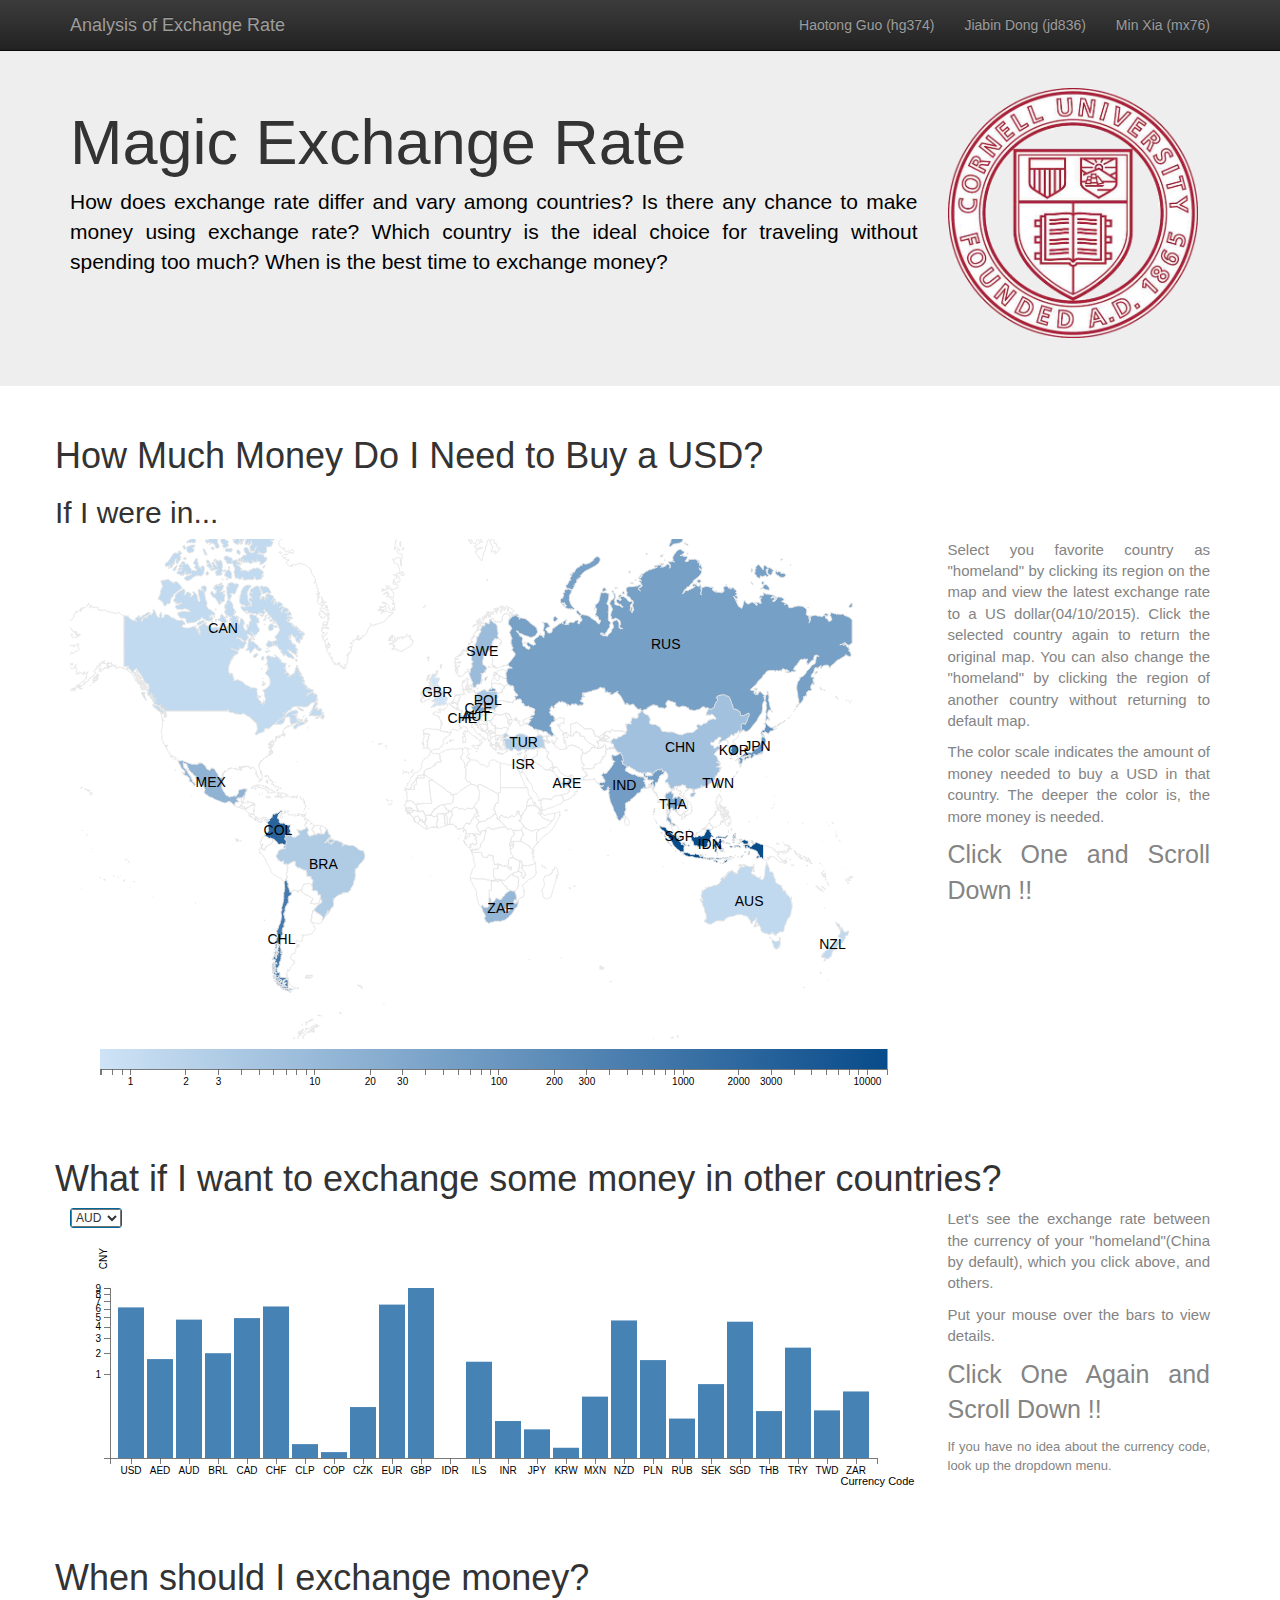
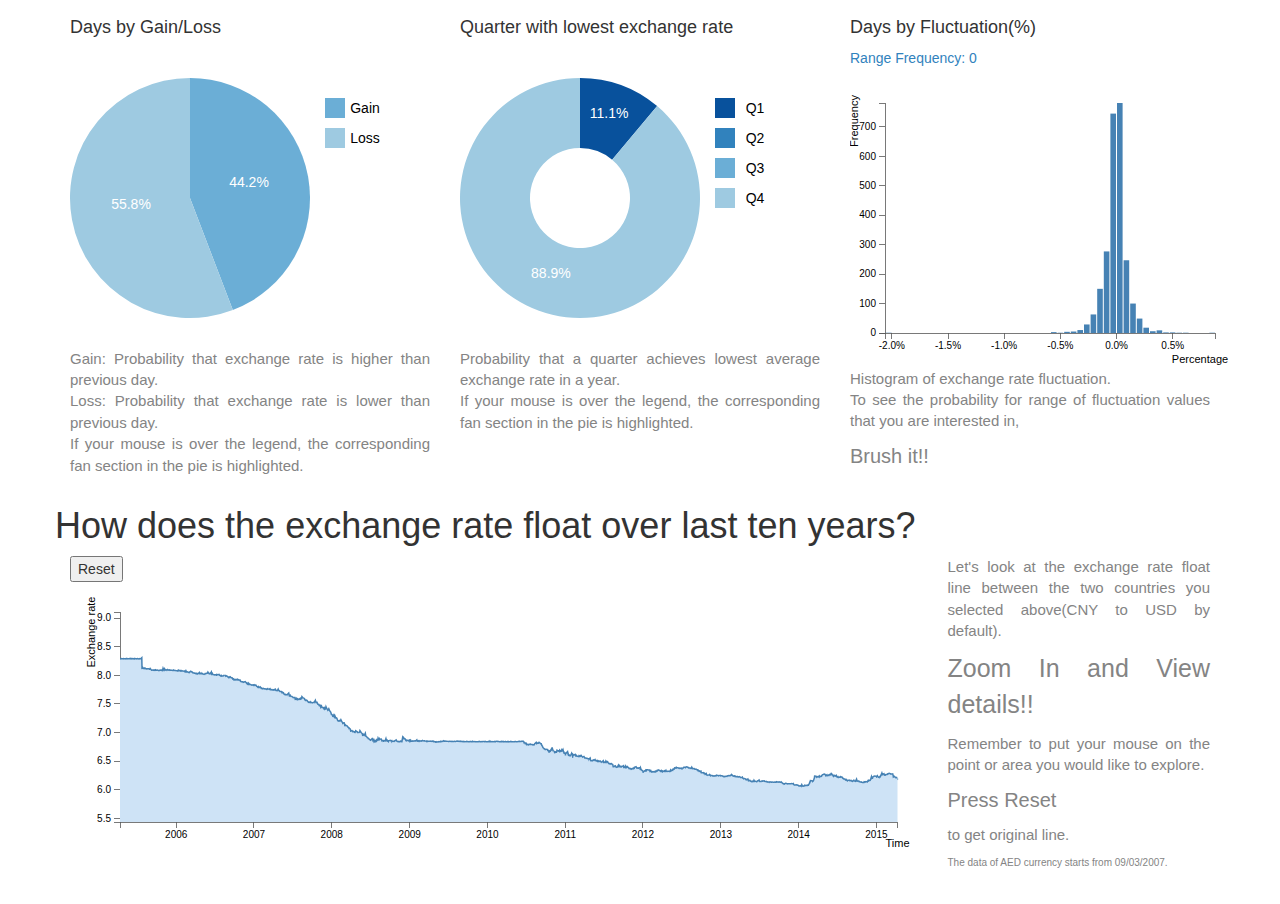
<file: project2/index.html>
<html>
<head>
<script src="d3.v3.min.js" charset="utf-8"></script>
<script src="topojson.v1.min.js"></script>
<script src="jquery-1.11.2.min.js"></script>
<link rel="stylesheet" href="bootstrap.min.css">
<link rel="stylesheet" href="bootstrap-theme.min.css">
<script src="bootstrap.min.js"></script>
<script src="d3.tip.v0.6.3.js"></script>
</head>


<body>
  <style>
      p{
        text-align: justify;
        font-size: 15px;
        color: #848484;
      }
      .area{
        fill: #CEE3F6;
        stroke-width: 0;
      }
      .background{
        fill: none;
        pointer-events: all;
      }
      .bar{
        fill:steelblue;
      }
      .bar:hover{
        fill:orangered;
      }
      .d3-tip{
        line-height: 1;
        font-weight: bold;
        padding: 12px;
        background: rgba(0, 0, 0, 0.8);
        color: #fff;
        border-radius: 2px;
      }
      /* Creates a small triangle extender for the tooltip */
      .d3-tip:after {
        box-sizing: border-box;
        display: inline;
        font-size: 10px;
        width: 100%;
        line-height: 1;
        color: rgba(0, 0, 0, 0.8);
        content: "\25BC";
        position: absolute;
        text-align: center;
      }

      /* Style northward tooltips differently */
      .d3-tip.n:after {
        margin: -1px 0 0 0;
        top: 100%;
        left: 0;
      }
      .axis text{
        font: 10px sans-serif;
      }
      .axis path, .axis line {
        fill: none;
        stroke: #575757;
        stroke-width:1;
        opacity: 0.8;
        shape-rendering: crispEdges;
      }

      #map .active{
        fill: #FF4000 !important;
      }

      #map text.active{
        font-size: 12px;
        font-weight: bold;
        fill: #fff;
        stroke-width: .5px;
        fill: #fff !important;
        stroke: #000;
      }

      .line {
        fill: none;
        stroke: steelblue;
        stroke-width: 3px;
      }
      .overlay {
      fill: none;
      pointer-events: all;
      }

      .focus circle {
      fill: none;
      stroke: steelblue;
      }
      .focus line {
      fill: none;
      stroke: steelblue;
      }
      .selected {
     fill: #afa2dc;
     stroke: #2f225d;
     }

    .brush .extent {
    stroke: #f0f0f0;
    fill-opacity: .125;
    shape-rendering: crispEdges;
    }

    #l2{
    position: relative;
    top: -20;
    left: 50;
    border: blue 1px;
    width: 160px;
    height: 20px;
    }
   .legend {
    font-size: 15px;
    z-index:0;
    margin: 0;
    margin-top: 0;
    padding: 0;
    text-align: center;       
    }
   .feature {
    fill: #ccc;
    cursor: pointer;
    }
   .feature.active {
    fill: orange;
    }
    .mesh {
    fill: none;
    stroke: #fff;
    stroke-width: .5px;
    stroke-linejoin: round;
    }
    .csvTable table {
    border-collapse: collapse;
    text-align: left;
    width: 100%;
    }
    .csvTable {
    font: normal 12px/150% Arial, Helvetica, sans-serif;
    background: #fff;
    overflow: hidden;
    border: 1px solid #069;
    -webkit-border-radius: 3px;
    -moz-border-radius: 3px;
    border-radius: 3px;
    }
    .csvTable table td, .csvTable table th {
    padding: 3px 10px;
    }
    .csvTable table thead th {
    background: 0;
    filter: progid:DXImageTransform.Microsoft.gradient(startColorstr='#006699',endColorstr='#00557F');
    background-color: #006D2C;
    color: #FFF;
    font-size: 15px;
    font-weight: 700;
    border-left: 1px solid #0070A8;
    }
    .csvTable table thead th:first-child {
    border: none;
    }
    .csvTable table tbody td {
    color: #00496B;
    border-left: 1px solid #E1EEF4;
    font-size: 12px;
    border-bottom: 1px solid #E1EEF4;
    font-weight: 400;
    }
    .csvTable table tbody td:first-child {
      border-left: none;
    }
    .csvTable table tbody tr:last-child td {
    border-bottom: none;
    }
    .csvTable tr:hover td {
    background-color: #069;
    color: white;
    }    
  </style>

    <nav class="navbar navbar-inverse navbar-fixed-top">
      <div class="container">
        <div class="navbar-header">
          <a class="navbar-brand" href="#">Analysis of Exchange Rate</a>
        </div>
        <div id="navbar">
          <ul class="nav navbar-nav navbar-right">
            <li><a href="#">Haotong Guo (hg374)</a></li>
            <li><a href="#">Jiabin Dong (jd836)</a></li>
            <li><a href="#">Min Xia (mx76)</a></li>
          </ul>
        </div><!--/.nav-collapse -->
      </div>
    </nav>
    <br><br>

        <!-- Main jumbotron for a primary marketing message or call to action -->
    <div class="jumbotron">
      <div class="container">
          <div class="row">
            <div class="col-md-9">
              <h1>Magic Exchange Rate</h1>
              <p style="color:black">How does exchange rate differ and vary among countries? Is there any chance to make money using exchange rate? Which country is the ideal choice for traveling without spending too much? When is the best time to exchange money?</p>
          </div>
        
        <div class="col-md-3">
          <img src="logo.png" height="250" width="250">
        </div>
       </div>
      </div>
    </div>

    <div class="container">
      <div class="row">
          <h1>How Much Money Do I Need to Buy a USD?</h1>
          <h2>If I were in...</h2>
        <div class="col-md-9">
      <div id="map"></div>
      <div id="colorBar"></div>
      <script>
      //Processed currency data
      var currencyData = new Object();
      //Latest currency data for map color scale
      var latestCurrency = new Object();
      //raw currency data
      var data;
      
      //List of currency code
      var currencyCode = ["AED", "AUD", "BRL", "CAD", "CHF", "CLP", "CNY", "COP", "CZK", "EUR", "GBP", "IDR", "ILS", "INR", "JPY", "KRW", "MXN", "NZD", "PLN", "RUB", "SEK", "SGD", "THB", "TRY", "TWD", "ZAR"];
      //Converts a data string to a JavaScript Date object
      //To get days of a week: Date.getDay();
      function parseDate(d){
        var parts = d.split('/');
        return new Date(parts[2], parts[0] - 1, parts[1]);
      }
      
      //Get currency data from file
      d3.csv("data/currency.csv", function(errors, rows){
        data = rows;
        for(var i = 0; i < currencyCode.length; i++){
          currencyData[currencyCode[i]] = findCurrency(currencyCode[i]);
        }
        //Find the currency of "s" vs other countries pair
        function findCurrency(s){
          var collect = new Object();

          //Put in the currency of "s" vs USD pair(default)
          collect["USD"] = new Array();
          for(var i = 0; i < rows.length; i++){
            if(rows[i][s] != "Bank holiday" && rows[i][s] != ""){
              collect["USD"].push({Date: parseDate(rows[i].Date),
                                   Value: +rows[i]["Conversion rate " + s]});
            }
          }
          collect["USD"].sort(function(a, b){
            return a.Date - b.Date;
          });
          //Put in the currency of "s" vs non-USD pair
          for(var i = 0; i < currencyCode.length; i++){
            var c = currencyCode[i];
            if(s != c){
              collect[c] = new Array();
              for(var j = 0; j < rows.length; j++){
                if(rows[j][s] != "Bank holiday" && rows[j][s] != "" && rows[j][c] != ""){
                  collect[c].push({Date: parseDate(rows[j].Date),
                                   Value: (+rows[j]["Conversion rate " + s] )/ (+rows[j]["Conversion rate " + c])});
                }
              }
              collect[c].sort(function(a, b){
                return a.Date - b.Date;
              });
            }
          }
          return collect;
        }
        getLatest();
        drawMap();
        //Set the default visualization
        latestCurrencyGraph("CNY");
        lineChart("CNY", "USD");
        pieDayChart("CNY", "USD");
        pieSeasonChart("CNY", "USD");
        dayFluctuation("CNY", "USD");
        d3.select("#Reset").on("click",function(){
          lineChart("CNY", "USD")});
      });

      //Get latest currency
      function getLatest(){
        for(var i = 0; i < currencyCode.length; i++){
          latestCurrency[currencyCode[i]] = currencyData[currencyCode[i]]["USD"][currencyData[currencyCode[i]]["USD"].length - 1].Value;
        }
        //latestCurrency["USD"] = 1;
      }
      //create world map visualization
      var width = d3.select("#map").style("width");
      width = +width.substring(0, width.length - 2);
      var height = 500;
      var padding = 30;
      //scale the map to properate size
      var projection = d3.geo.mercator().scale(130).translate([width/2 - 50, height/2 + 50]);
      var path = d3.geo.path().projection(projection);

      var mapSvg = d3.select("#map").append("svg")
          .attr("width", width)
          .attr("height", height);
      mapSvg.append("rect")
        .attr("class", "background")
        .attr("width", width)
        .attr("height", height)
        .on("click", clickMap);

        //Draw the gradient blue bar for reference
        var colorSvg = d3.select("#colorBar").append("svg")
           .attr("width", width)
           .attr("height", 60);
        var mapGradient = colorSvg.append("svg:defs")
          .append("svg:linearGradient")
          .attr("id", "gradient")
          .attr("x1", "0%")
          .attr("y1", "0%")
          .attr("x2", "100%")
          .attr("y2", "0%")
          .attr("spreadMethod", "pad");

        mapGradient.append("svg:stop")
          .attr("offset", "0%")
          .attr("stop-color", "#CEE3F6")
          .attr("stop-opacity", 1);

        mapGradient.append("svg:stop")
          .attr("offset", "100%")
          .attr("stop-color", "#084B8A")
          .attr("stop-opacity", 1);

        colorSvg.append("svg:rect")
          .attr("x", padding)
          .attr("y", 10)
          .attr("width", width - 2 * padding)
          .attr("height", 20)
          .style("fill", "url(#gradient)");

      var colorXScale = d3.scale.log().domain([0.6828, 12852.0408]).range([padding, width - padding]);
      
      //attach x axis
      var colorXAxis = d3.svg.axis()
          .scale(colorXScale)
          .orient("bottom")
          .ticks(15,"d");
      
      colorSvg.append("g")
          .attr("class", "x axis")
          .attr("transform", "translate(0," +30 + ")")
          .call(colorXAxis);

      var mapG = mapSvg.append("g");
      var latestCountryValue;
      var countryList;
      //get the JSON to create a world map
      function drawMap(){
          d3.json("data/country-currency-codes.json", function(error, codes){
          //countryList is an array
          countryList = codes.map(function(country){
              return {currency: country["currency_alphabetic_code"],
                      code: country["ISO3166-1-numeric"],
                      name: country["name"],
                      abbr: country["ISO3166-1-Alpha-3"],
                      bool: country["is_primary"]};
            
          });
          //get the min and max exchange rate for scaling
          var minCurrency = Number.MAX_VALUE;
          var maxCurrency = 0;
          //convert the keys of latestCurrency from currency to country code
          latestCountryValue = convertLatestKeyToCode();
          function convertLatestKeyToCode(){
            var result = new Object();
            var a = 0;
            for(var i = 0; i < countryList.length; i++){
              if(latestCurrency.hasOwnProperty(countryList[i].currency) && 
                 countryList[i].bool == "yes"){

                result[countryList[i].code] = new Object();
                result[countryList[i].code].value = latestCurrency[countryList[i].currency];
                result[countryList[i].code].name = countryList[i].name;
                result[countryList[i].code].abbr = countryList[i].abbr;
                result[countryList[i].code].currency = countryList[i].currency;
                if(latestCurrency[countryList[i].currency] > maxCurrency)
                  maxCurrency = latestCurrency[countryList[i].currency];
                if(minCurrency > latestCurrency[countryList[i].currency])
                  minCurrency = latestCurrency[countryList[i].currency];
              }
            }
            return result;
          }
          //get the world map data
          d3.json("data/world-50m.json", function(error, world){
            var countries = topojson.feature(world, world.objects.countries).features;
            //using color scale to map the currency value of different countries to visualization
            var colorScale = d3.scale.linear()
                .domain([Math.log(minCurrency), Math.log(maxCurrency)])
                .range(["#CEE3F6", "#084B8A"]);
            //Create a map
            mapG.selectAll("path")
                .data(countries)
                .enter()
                .append("path")
                .attr("d", path)
                .attr("id", function(d){
                  if(latestCountryValue.hasOwnProperty(d.id)){
                    return latestCountryValue[d.id].abbr;
                  }
                })
                .style("fill", function(d){
                  if(latestCountryValue.hasOwnProperty(d.id)){
                    return colorScale(Math.log(latestCountryValue[d.id].value));
                  }else 
                    return "#fff";
                })
                .style("stroke", "#e6e6e6")
                .on("click", clickMap);

            //attach names of countries on the map
            var labels = mapG.selectAll("text")
                .data(countries)
                .enter()
                .append("text")
                .attr("transform", function(d){
                    return "translate(" + path.centroid(d) + ")";
                })
                .attr("id", function(d){
                  if(latestCountryValue.hasOwnProperty(d.id)){
                    return "label-" + latestCountryValue[d.id].abbr;
                  }
                })
                .attr("dy", ".35em")
                .style("text-anchor", "middle")
                .style("alignment-baseline", "center")
                .on("click", clickMap)
                .text(function(d){
                  if(latestCountryValue.hasOwnProperty(d.id)){
                    return latestCountryValue[d.id].abbr;
                  }
                });
          });
        });
      }

      //set events after user clicks a point on the map
      var centered;
      function clickMap(d){
        var x = 0;
            y = 0;
            k = 1;

        if(d && centered !== d){
          var centroid = path.centroid(d);
          x = width / 4 - centroid[0];
          y = height / 4 -  centroid[1];
          k = 2;
          centered = d;
        }else{
          centered = null;
        }

        mapG.selectAll("path")
            .classed("active", centered && function(d){
              return d === centered;
            });
        //attach the label of each country on the map
        mapG.selectAll("text")
            .text(function(d){
                  if(latestCountryValue.hasOwnProperty(d.id)){
                    return latestCountryValue[d.id].abbr;
                  }
            })
            .classed("active", false);
            //if a country is selected, attach country name and corresponding currency value
            if(centered){
              if(latestCountryValue.hasOwnProperty(d.id)){
                    mapG.select("#label-" + latestCountryValue[d.id].abbr)
                        .text(function(d){
                          return latestCountryValue[d.id].name + ": " + latestCountryValue[d.id].value;
                        })
                        .classed("active", centered && function(d){
                          return d === centered;
                        });
              }

            //show exchange rate between "d" and other countries
            latestCurrencyGraph(latestCountryValue[d.id].currency);
            }
            //zoom in the selected country
            mapG.transition()
                .duration(1000)
                .attr("transform", "scale(" + k + ")translate(" + x + "," + y + ")")
                .style("stroke-width", 1.5 / k + "px");
      }
      </script>

        </div>
        <div class="col-md-3">
          <p>Select you favorite country as "homeland" by clicking its region on the map and view the latest exchange rate to a US dollar(04/10/2015). Click the selected country again to return the original map. You can also change the "homeland" by clicking the region of another country without returning to default map.</p>
          <p>The color scale indicates the amount of money needed to buy a USD in that country. The deeper the color is, the more money is needed.</p>
          <p style="font-size:25px">Click One and Scroll Down !!</p>
        </div>
      </div>
      <br><br>
      <div class="row">
        <h1>What if I want to exchange some money in other countries?</h1>
        <div class="col-md-9">
          <div id="barGraph">
            <table border="0" cellpadding="10" style="overflow-y: scroll;">
            <tr>
            <td><div id="table_container" class="csvTable"></div></td>
            </tr>
            </table>
            <div class="legend" id="l2"></div>
        <script>
            //Attach a dropdown menu for to refer currency code
            var options = [0,1,2,3,4,5,6,7,8,9,10,11,12,13,14,15,16,17,18,19,20,21,22,23,24,25,26];
            var abbrCname = ["AUD", "EUR", "BRL", "CAD", "CLP", "CNY", "COP", "CZK", "INR", "IDR", "ILS", "JPY", "KRW", "MXN", "NZD", "PLN", "RUB", "SGD", "ZAR", "SEK", "CHF", "TWD", "THB", "TRY", "AED", "GBP", "USD"];
            var actualCname = ["Australia", "Austria", "Brazil", "Canada", "Chile", "China", "Colombia", "Czech Republic", "India", "Indonesia", "Israel", "Japan", "Korea, Republic of", "Mexico", "New Zealand", "Poland", "Russian Federation", "Singapore", "South Africa", "Sweden", "Switzerland", "Taiwan, Province of China", "Thailand", "Turkey", "United Arab Emirates", "United Kingdom", "United States"];
          
            var dropDown = d3.select("#table_container").append("select")
                        .attr("name", "country-list");

            var options = dropDown.selectAll("option")
               .data(options)
               .enter()
               .append("option");
            options.text(function (d) { return abbrCname[d]; })
                .attr("value", function (d) { return abbrCname[d]; });
          
            d3.select('select')
              .on("change", function() {
                key = this.selectedIndex;
                d3.selectAll("#l2").text(actualCname[key]);
            });
            //create currency bar graph
            
            function latestCurrencyGraph(currencyAbbr){
              var minData = Number.MAX_VALUE;
              var maxData = 0;
              //get the latest exchange rate between currently selected country and others
              var latestData = Object.keys(currencyData[currencyAbbr]).map(function(current){
                n = new Object();
                n.currencyAbbr = current;
                n.Value = +currencyData[currencyAbbr][current][currencyData[currencyAbbr][current].length - 1].Value.toFixed(6);
                if(minData > n.Value)
                  minData = n.Value;
                if(maxData < n.Value)
                  maxData = n.Value;
                return n;
              });

              var latestCurrencyHeight = 250;
              var latestPadding = 40;
              //clear the svg element before adding new bar graph
              d3.select("#barGraph").select("svg").remove();
              var barSvg = d3.select("#barGraph").append("svg")
                .attr("width", width)
                .attr("height", latestCurrencyHeight);
              //setting bar tips
              var tip = d3.tip()
                .attr("class", "d3-tip")
                .offset([-10, 0])
                .html(function(d){
                  return "<strong>Exchange Rate:</strong> <span style='color:red'>" + d.Value + currencyAbbr + " = 1"+ d.currencyAbbr + "</span>";
                });

              barSvg.call(tip);
              //perform ordinal xScale
              var xScale = d3.scale.ordinal()
                  .domain(latestData.map(function(d){
                    return d.currencyAbbr;
                  }))
                  .rangeRoundBands([latestPadding, width - latestPadding], .1);
              //perform exponent yScale
              var yScale = d3.scale.pow().exponent(0.3)
                  .domain([minData, maxData])
                  .range([latestCurrencyHeight - latestPadding, latestPadding]);

              var xAxis = d3.svg.axis()
                  .scale(xScale)
                  .orient("bottom");

              var yAxis = d3.svg.axis()
                  .scale(yScale)
                  .orient("left");
              //attach x axis
              barSvg.append("g")
                  .attr("class", "x axis")
                  .attr("transform", "translate(0," +(latestCurrencyHeight-latestPadding) + ")")
                  .call(xAxis);
              //attach y axis
              barSvg.append("g")
                  .attr("class", "y axis")
                  .attr("transform", "translate(" + latestPadding + ", 0)")
                  .call(yAxis)
                  .append("text")
                  .attr("transform", "rotate(-90)")
                  .attr("y", -10)
                  .attr("dy", ".71em")
                  .style("text-anchor", "end")
                  .text(currencyAbbr);

              //draw bars according to the exchange rate between countries
              var bars = barSvg.selectAll(".bar")
                  .data(latestData);

              bars.enter()
                  .append("g")
                  .attr("class", "bar");

              bars.append("rect")
                  .attr("id", function(d){
                    return "bar-"+ d.currencyAbbr;
                  })
                  .attr("x", function(d){
                    return xScale(d.currencyAbbr);
                  })
                  .attr("width", xScale.rangeBand())
                  .attr("y", function(d){
                    return yScale(d.Value);
                  })
                  .attr("height", function(d){
                    return latestCurrencyHeight - latestPadding - yScale(d.Value);
                  })
                  .on("mouseover", tip.show)
                  .on("mouseout", tip.hide)
                  .on("click", barClick);

              //x axis label of bar
              barSvg.append("text")
                  .attr("x", width - latestPadding)
                  .attr("y", latestCurrencyHeight - latestPadding / 3)
                  .attr("font-size", "11px")
                  .style("text-anchor", "middle")
                  .style("alignment-baseline", "center")
                  .text("Currency Code");
              //call events that happen after click a country on the barGraph

              function barClick(d){
                lineChart(currencyAbbr, d.currencyAbbr);
                pieDayChart(currencyAbbr, d.currencyAbbr);
                pieSeasonChart(currencyAbbr, d.currencyAbbr);
                dayFluctuation(currencyAbbr, d.currencyAbbr); 
                d3.select("#Reset").on("click",function(){
                  lineChart(currencyAbbr, d.currencyAbbr)});
              }
            }
            </script>

          </div>
        </div>
        <div class="col-md-3">
          <p>Let's see the exchange rate between the currency of your "homeland"(China by default), which you click above, and others.</p>
          <p>Put your mouse over the bars to view details.</p>
          <p style="font-size:25px">Click One Again and Scroll Down !!</p>
          <p style="font-size:13px">If you have no idea about the currency code, look up the dropdown menu.</p>
        </div>
      </div>
      <br><br>

      <div class="row">
        <h1>When should I exchange money?</h1> 
      <div class="col-md-4">
        <h4>Days by Gain/Loss</h4>
        <div id="DayGraph"></div>
        <p>Gain: Probability that exchange rate is higher than previous day.
        <br>Loss: Probability that exchange rate is lower than previous day. <br>If your mouse is over the legend, the corresponding fan section in the pie is highlighted. </p>
      </div>
    <script>
    function pieDayChart(countryName1,countryName2){
         //function used to calculate the gain/loss percent
         var calgain = function(name1,name2){
         var daydata = currencyData[name1][name2];
         var gain=0;
         var loss=0;
         var day = new Array(2);//contain data for pie
         for(var i=1; i<daydata.length; i++) {
           var now =Number(daydata[i].Value);
           var past= Number(daydata[i-1].Value);
          
           if  (now > past)
                gain=gain+1;
           else loss=loss+1;
           }
         var  gainper = gain/(gain+loss);
         var  lossper = loss/(gain+loss);
         day[0]=gainper;
         day[1]=lossper;
         return day;
        }  

        var dataset = calgain(countryName1,countryName2);

        //Width and height
        var wdg = 350;
        var hdg = 300;
        //Set up pie parameter
        var outerRadius = 120;
        var innerRadius = 0;
        var arc = d3.svg.arc()
                .innerRadius(innerRadius)
                .outerRadius(outerRadius);
        
        var pie = d3.layout.pie() 
            .sort(null);
  
        //initial pie chart
        var enterClockwise = {
            startAngle: 0,
            endAngle: 0
        };
        var enterAntiClockwise = {
        startAngle: Math.PI * 2,
        endAngle: Math.PI * 2
        };

        var color = ["#6baed6",  "#9ecae1"];

        //Create SVG element
        d3.select("#DayGraph").select("svg").remove();
        var svg = d3.select("#DayGraph")
              .append("svg")
              .attr("width", wdg)
              .attr("height", hdg)
              .append("g") 
              .attr("transform", "translate(" + outerRadius + "," + 150 + ")");  

        // set the start and end angles to default countries
        // transition clockwise to the actual values later
        var path = svg.selectAll("path")
                      .data(pie(dataset))
                      .enter()
                      .append("path")
                      .attr("fill", function(d, i) {return color[i]; })
                      .attr("d",arc(enterClockwise))
                      .each(function(d){
                        this._current={
                          data: d,
                          startAngle: enterClockwise.startAngle,
                          endAngle: enterClockwise.endAngle
                      };
                    });

        var label = svg.selectAll("text")
                       .data(pie(dataset))
                       .enter()
                       .append("text")
                       .style("fill", "white")
                       .style("font-size","14px")
                       .attr("transform", function(d) {
                return "translate(" + arc.centroid(d) + ")";
               })
                       .attr("text-anchor", "middle")
                       .text(function(d, i) {
                return (d3.format(",.1%")(d.value));
              });

        path.transition()
            .duration(750)
            .attrTween("d",arcTween)
            .attr("fill", function(d, i) {return color[i];});
                           
        /*Legend*/
        var testdata = [1,2];
        var labels = ["Gain", "Loss"];
        var legendT = svg.selectAll("text1")
                       .data(testdata)
                       .enter().append("text")
                       .style("fill", "black") 
                       .style("font-size","14px") 
                       .attr("transform", function(d,i){
                          return "translate(" + 175 + "," + (30*i-85) + ")";})
                       .attr("text-anchor", "middle")
                       .text(function(d,i){return labels[i];});
        var colorCopy = color;
        var legendR = svg.selectAll("rect")
                       .data(testdata)
                       .enter().append("rect")
                       .style("fill", function (d,i) { return color[i]; }) 
                       .attr("transform", function(d,i){
                          return "translate(" + 135 + "," + (30*i-100) + ")";}) 
                       .attr("width", 20)
                       .attr("height", 20)
                       .on("mouseover", function(d,i) {
                          colorCopy[i]="#f03b20";
                          legendR.style("fill",function (d,i) { return colorCopy[i]; });
                    
                          path.transition()
                              .duration(150)
                              .attrTween("d",arcTween)
                              .attr("fill", function(d, i) {return colorCopy[i];});
                          colorCopy =["#6baed6",  "#9ecae1"];
                        })
                        .on("mouseout", out);

        var colortest = ["#6baed6",  "#9ecae1"];                
        //When mouse out make the pie color back to original    
        function out(){
          legendR = legendR.data(testdata);
          legendR.style("fill",function (d,i) { return colortest[i];});
                          
          path = path.data(pie(dataset));//rebind new dataset
          path.transition()
           .duration(50)
           .attrTween("d",arcTween)
           .attr("fill", function(d, i) {return colortest[i];});
        }
    
        function arcTween(a){
        var inter = d3.interpolate(this._current,a);
        this._current = inter(0);
          return function(t){
            return arc(inter(t));
          };
        }
    }
    </script>
    
    <div class="col-md-4">
      <h4>Quarter with lowest exchange rate</h4>
    <div id="seasonGraph"></div>
    <p>Probability that a quarter achieves lowest average exchange rate in a year.<br>If your mouse is over the legend, the corresponding fan section in the pie is highlighted.</p>
    </div>
    <script>
    //pieSeasonChart
    function pieSeasonChart(countryName1,countryName2){
      //function used to calculate the probability for a quarter to have lowest average exchange rate among one year
      var calseason = function(name1,name2){
        var seasondata = currencyData[name1][name2];
        var q1=0;
        var q2=0;
        var q3=0;
        var q4=0;
        var season = [0,0,0,0];//contain data for pie
        //year array [years][quarters] = quarter avg at that year
        var year = new Array(11);//0~2005,10~2015
        for (var i=0; i<year.length; i++){
          year[i] = new Array(4);
          for(var j=0; j<4; j++){
            year[i][j]=0;
          }
        }
        var count = 0;
          for(var j=0; j<year.length; j++){
            for(var k=0; k<4;k++){
              for(i=0; i<seasondata.length; i++){
               if(seasondata[i].Date.getFullYear()-2005==j){
                 if(seasondata[i].Date.getMonth()/3==k){
                  year[j][k] += seasondata[i].Value
                  count += 1;
                 }
               }
              }
            year[j][k]=year[j][k]/count;
            count = 0;
            }
          }

          //calculate the peobability for a certain quarter to have lowest exchange rate
          var min = new Array(10);//store ten years' quarter min avg value
          var minseason = new Array(10);// store the corresponding quarter
          for(var j=0; j<min.length; j++){ 
            min[j] = Math.min.apply(Math, year[j]);
          }
   
          for(var i=0; i<year.length; i++){
            minseason[i]=getIndexOfmin(year,min[i]);
          }

          for(var i=0; i<minseason.length;i++){
            if(minseason[i]==0) q1+=1;
            if(minseason[i]==1) q2+=1;
            if(minseason[i]==2) q3+=1;
            if(minseason[i]==3) q4+=1;      
          }
          var sumSeason = q1+q2+q3+q4;
          season[0] = q1/sumSeason;
          season[1] = q2/sumSeason;
          season[2] = q3/sumSeason;
          season[3] = q4/sumSeason;
          
          return season;
        }

      function getIndexOfmin(year,min){
        for (var i=0; i<year.length; i++){
          var index = year[i].indexOf(min);
          if(index> -1){
            return index;
          }
        }
      }

      var dataset = calseason(countryName1,countryName2);
   
      //Width and height
      var wdg = 350;
      var hdg = 300;
      //Set up pie chart parameter
      var outerRadius = 120;
      var innerRadius = 50;
      var arc = d3.svg.arc()
              .innerRadius(innerRadius)
              .outerRadius(outerRadius);
      
      var pie = d3.layout.pie() 
          .sort(null);
  
    //Initialize
      var enterClockwise = {
          startAngle: 0,
          endAngle: 0
      };
      var enterAntiClockwise = {
      startAngle: Math.PI * 2,
      endAngle: Math.PI * 2
      };

      var color = ["#08519c","#3182bd","#6baed6","#9ecae1"];

      var labels = ["Q1", "Q2", "Q3", "Q4"];
      
      //Create SVG element
      
      d3.select("#seasonGraph").select("svg").remove();
      var svg = d3.select("#seasonGraph")
            .append("svg")
            .attr("width", wdg)
            .attr("height", hdg)
            .append("g") 
            .attr("transform", "translate(" + outerRadius + "," + 150 + ")");  
      // set the start and end angles to default countries
      // transition clockwise to the actual values later
      var path = svg.selectAll("path")
                    .data(pie(dataset))
                    .enter()
                    .append("path")
                    .attr("fill", function(d, i) {return color[i]; })
                    .attr("d",arc(enterClockwise))
                    .each(function(d){
                      this._current={
                        data: d,
                        startAngle: enterClockwise.startAngle,
                        endAngle: enterClockwise.endAngle
                    };
                  });


      var label = svg.selectAll("text")
                     .data(pie(dataset))
                     .enter()
                     .append("text")
                     .style("fill", "white")
                     .style("font-size","14px")
                     .attr("transform", function(d) {
              return "translate(" + arc.centroid(d) + ")";
             })
                     .attr("text-anchor", "middle")
                     .text(function(d, i) {if(d.value!=0)
            return (d3.format(",.1%")(d.value));
            });

      path.transition()
         .duration(750)
         .attrTween("d",arcTween)
         .attr("fill", function(d, i) {return color[i];});

      //Legend 
      var testdata = [1,2,3,4];
      var legendT = svg.selectAll("text1")
                     .data(testdata)
                     .enter().append("text")
                     .style("fill", "black") 
                     .style("font-size","14px") 
                     .attr("transform", function(d,i){
                        return "translate(" + 175 + "," + (30*i-85) + ")";})  
                     .attr("text-anchor", "middle")
                     .text(function(d,i){return labels[i];});

       var colorCopy = color;//Store mouse event color

       var legendR = svg.selectAll("rect")
                     .data(testdata)
                     .enter().append("rect")
                     .style("fill", function (d,i) { return color[i]; }) 
                     .attr("transform", function(d,i)
                   {return "translate(" + 135 + "," + (30*i-100) + ")";})  
                     .attr("width", 20)
                     .attr("height", 20)

                     .on("mouseover", function(d,i) {
                
                    colorCopy[i]="#f03b20";
                    
                    legendR.style("fill",function (d,i) { return colorCopy[i]; });
                    
                    path.transition()
                   .duration(150)
                   .attrTween("d",arcTween)
                   .attr("fill", function(d, i) {return colorCopy[i];});

                   colorCopy = ["#08519c","#3182bd","#6baed6","#9ecae1"];
                    })

                   .on("mouseout", out);

        var colortest = ["#08519c","#3182bd","#6baed6","#9ecae1"];
      
      //When mouse out make the pie color back to original 
       function out(){
       legendR = legendR.data(testdata);
       legendR.style("fill",function (d,i) { return colortest[i];});
                    
       path = path.data(pie(dataset));//rebind new dataset
       path.transition()
       .duration(50)
       .attrTween("d",arcTween)
       .attr("fill", function(d, i) {return colortest[i];});
  }

  
       function arcTween(a){
       var inter = d3.interpolate(this._current,a);
       this._current = inter(0);
       return function(t){
       return arc(inter(t));
    };
  }
}

</script>
<div class="col-md-4">
    <h4>Days by Fluctuation(%)</h4>
        <div id="hisGraph">
        <div style="color: #3182bd">
        <div class="span2" id="sum">Range Frequency: 0 </div>
        </div>
    </div>
    <p>Histogram of exchange rate fluctuation. <br>To see the probability for range of fluctuation values that you are interested in, </p><p style="font-size: 20px">Brush it!!</p>
</div>
<script>
    //dayFluctuationChart
    function dayFluctuation(countryName1,countryName2){

       //function used to get the day fluctuation
       var calfluctuation = function(name1,name2){
        var fdata = currencyData[name1][name2];
        var day = new Array();//contain data for bar
        for(var i=1; i<fdata.length; i++) {
         var now =Number(fdata[i].Value);
         var past= Number(fdata[i-1].Value);   
          day[i]= (now-past)/past;
         }
        return day;
       }   
      var dataset = calfluctuation(countryName1,countryName2);
  
      //Width and height
      var wdg = 400;
      var hdg = 300;
      var padding = 35;
      
      //Create SVG element
      
      d3.select("#hisGraph").select("svg").remove();
      var svg = d3.select("#hisGraph")
            .append("svg")
            .attr("width", wdg)
            .attr("height", hdg) 

      var numBin = Math.round(Math.sqrt(dataset.length));
      var histogram = d3.layout.histogram().bins(numBin);
      var bins = histogram(dataset);
      var binWidth = bins[0].dx;

      //x axis and y axis
      var xScale = d3.scale.linear()
          .domain([d3.min(dataset), d3.max(dataset)])
          .range([padding, wdg - padding]);

      var yScale = d3.scale.linear()
      .domain([0, d3.max(bins, function (bin) { return bin.y; })])
      .range([hdg - padding, padding]);
      //tooltips
      var tip = d3.tip()
             .attr("class", "d3-tip")
             .offset([-10, 0])
             .html(function(d){
             return "<strong>Frequency:</strong> <span style='color:red'>" + d3.format(",.1%")(d.length/dataset.length) + "</span>";
                });
      svg.call(tip);

      //Brush
      var wBrush = (xScale(binWidth) - xScale(0) - 1);
      var brush = d3.svg.brush()
                      .x(xScale)
                      .on("brushstart", brushstart)
                      .on("brush", brushmove)
                      .on("brushend", brushend);
 
      svg.selectAll(".brush").remove();
      svg.selectAll(".selected").classed(".selected", false);
      svg.append("g")
         .attr("class", "brush")
         .call(brush)
         .selectAll("rect")
         .attr("height", hdg);

      var bars = svg.selectAll(".bar").data(bins);
      bars.enter().append("g").attr("class", "bar");

      // Display bars
      // Use a transform to position the bar
      bars.attr("transform", function (bin) {
        return "translate(" + xScale(bin.x) + "," + yScale(bin.y) + ")";
      });
      // In each bar's group, add a rect
      bars.append("rect")
      .attr("x", 1)
      .attr("width", xScale(binWidth) - xScale(0) - 1)
      .attr("height", function(bin) {
        return hdg - padding - yScale(bin.y);
      })
      .on("mouseover", tip.show)
      .on("mouseout", tip.hide);

      var xAxis = d3.svg.axis().scale(xScale).tickFormat(d3.format(",.1%"));
      svg.append("g")
        .attr("class", "axis")
        .attr("transform", "translate(0, " + (hdg-padding) + ")")
        .call(xAxis);

      var yAxis = d3.svg.axis().scale(yScale).orient("left");
      svg.append("g")
        .attr("class", "axis")
        .attr("transform", "translate(" + padding + ")")
        .call(yAxis);

        svg.append("text")
            //.attr("x", 30)//-320,70
            //.attr("y", 170)
            .attr("font-size", "11px")
            .attr("transform","translate(8,53) rotate(-90)")
            //.attr("transform", "rotate(-90)")
            .style("text-anchor", "middle")
            .style("alignment-baseline", "center")
            .text("Frequency");

       svg.append("text")
            .attr("x", 350)
            .attr("y", 295)
            .attr("font-size", "11px")
            .style("text-anchor", "middle")
            .style("alignment-baseline", "center")
            .text("Percentage");

      function brushstart() {
          svg.classed("selecting", true);
      }

      function brushmove() {
       var extent = d3.event.target.extent();
        bars.classed("selected", function(d) { return extent[0] <= xScale(d.x) && xScale(d.x) + wBrush <= extent[1]; });
        calperc();
      }

      function brushend() {
        svg.classed("selecting", !d3.event.target.empty());
      }    


      function calperc() {
        var sumDiv = d3.select("#sum"),
            extent = brush.extent(),
            sum = 0;
        
        bins.forEach(function(d) {
          if (extent[0] <= d.x && d.x<= extent[1])
            sum += d.y;
        });

        sumDiv.text("Range Frequency:  " + d3.format(",.1%")(sum/dataset.length));
      }
    }
    </script>
  </div>

      <div class="row"> 
        <h1>How does the exchange rate float over last ten years?</h1>
        <div class="col-md-9">
        <div id="Reset">
        <button id="Reset">Reset</button>
        </div>
        <div id="lineGraph"></div>
        <script>
 /*draw the line chart of the currency of different countries by choosing one of the country in the map and one in the bar chart.
      */
      
      function lineChart(countryName1,countryName2){
        var data = currencyData[countryName1][countryName2];
        var margin = {top: 30, right: 20, bottom: 30, left: 50},
            lineWidth = width - margin.left - margin.right,
            height = 270 - margin.top - margin.bottom;
        
        var minDate = currencyData.CAD.AUD[0].Date;
        var maxDate = currencyData.CAD.AUD[2505].Date;
        var x = d3.time.scale().domain([minDate, maxDate]).range([0, lineWidth]);
        var y = d3.scale.linear().range([height, 0]);

        
        y.domain([0.9*d3.min(data, function(d) { return d.Value;}), 1.1*d3.max(data, function(d) { return d.Value;})])
        //define the axes
        var xAxis = d3.svg.axis().scale(x).orient("bottom").ticks(10);
        var yAxis = d3.svg.axis().scale(y).orient("left").ticks(10);
        
        var zoom = d3.behavior.zoom().x(x).y(y).on("zoom", zoomed);
        
        var bisectDate = d3.bisector(function(d) { return d.Date; }).left;
         //define the zoom function of x and y axis 
        zoomed();
        function zoomed(){
          d3.select("#lineGraph").select("svg").remove();
          var svg = d3.select("#lineGraph")
              .append("svg").call(zoom)
              .attr("width", width)
              .attr("height", height + margin.top + margin.bottom)
              .append("g")
              .attr("transform", 
                "translate(" + margin.left + "," + margin.top + ")");

          // Add the X Axis
          svg.append("g")
              .attr("class", "x axis")
              .attr("transform", "translate(0," + height + ")")
              .call(xAxis);

          // Add the Y Axis
          svg.append("g")
              .attr("class", "y axis")
              .call(yAxis);
          // remove the part out of svg graph
          svg.append("clipPath")
          .attr("id", "clip")
          .append("rect")
          .attr("width", width)
          .attr("height", height);

          var line = d3.svg.line()
                      .interpolate("linear")
                      .x(function(d) {return x(d.Date);})
                      .y(function(d) {return y(d.Value);});
          svg.append("path")
              .attr("class", "line")
              .attr("d", line(data))
              .attr("clip-path", "url(#clip)");

          var area = d3.svg.area()
              .x(function(d){
                return x(d.Date);
              })
              .y0(height)
              .y1(function(d){
                return y(d.Value);
              });
          svg.append("text")
            .attr("x", width - margin.right - margin.left)
            .attr("y", height + margin.top-5)
            .attr("font-size", "11px")
            .style("text-anchor", "middle")
            .style("alignment-baseline", "center")
            .text("Time");

          svg.append("text")
           // .attr("x", margin.left+15)
            //.attr("y", margin.top)
            .attr("font-size", "11px")
            .attr("transform", "translate(-25, 20)rotate(-90)")
            .style("text-anchor", "middle")
            .style("alignment-baseline", "center")
            .text("Exchange rate");

          svg.append("path")
              .datum(data)
              .attr("class", "area")
              .attr("d", area)
              .attr("clip-path", "url(#clip)");
          // add circle, line and text, which show the date and exchange rate of mousemove point;
          var focus = svg.append("g")
                .attr("class", "focus")
                .style("display", "none");

          focus.append("circle")
              .attr("r", 4.5);
           
          focus.append("line")
          .attr("x1", 0)
          .attr("x2", 0);

          focus.append("text")
              .attr("x", 9)
              .attr("dy", ".35em");

          svg.append("rect")
              .attr("class", "overlay")
              .attr("width", width)
              .attr("height", height)
              .on("mouseover", function() { focus.style("display", null); })
              .on("mouseout", function() { focus.style("display", "none"); })
              .on("mousemove", mousemove);

          function mousemove() {
            var x0 = x.invert(d3.mouse(this)[0]),
                i = bisectDate(data, x0, 1), 
                d0 = data[i - 1],
                d1 = data[i],
                d = x0 - d0.Date > d1.Date - x0 ? d1 : d0;

            focus.attr("transform", "translate(" + x(d.Date) + "," + y(d.Value) + ")");
            focus.select("line").attr("y1",height-y(d.Value)).attr("y2", 0);
            var date = d.Date.getDate().toString()+"d/"+d.Date.getMonth().toString()+"m/"+d.Date.getFullYear().toString()+"y ";
            focus.select("text").text(date+d.Value.toString());
          }
    }
  }
         
      
        </script>

        </div>
        <div class="col-md-3">
          <p>Let's look at the exchange rate float line between the two countries you selected above(CNY to USD by default).</p>
          <p style="font-size: 25px">Zoom In and View details!!</p>
          <p>Remember to put your mouse on the point or area you would like to explore.</p>
          <p style="font-size: 20px">Press Reset</p><p> to get original line.</p>
          <p style="font-size: 10px">The data of AED currency starts from 09/03/2007.</p>
        </div>
        </div>
    </div>
</body>
</html>
</file>
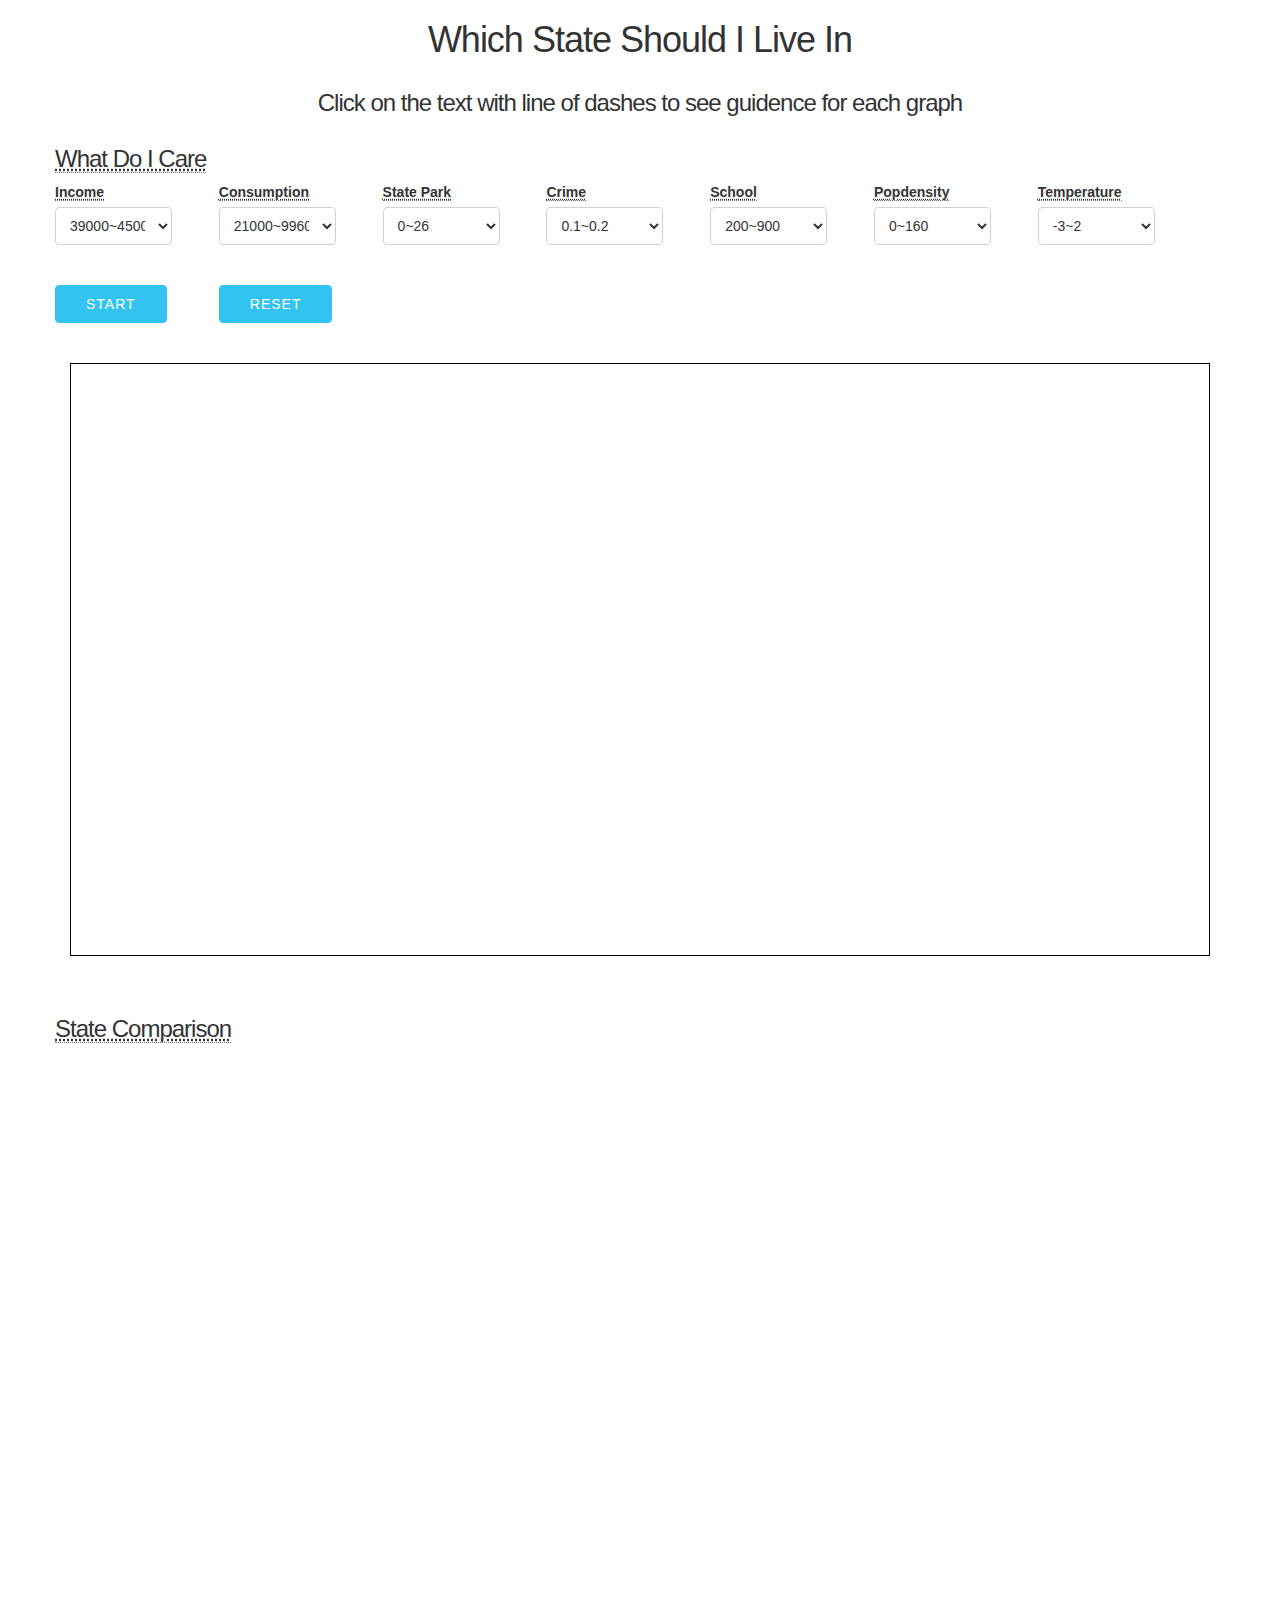
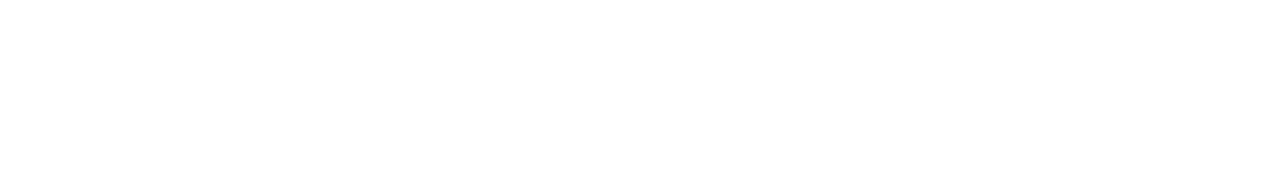
<file: project3/index.html>
<html>
<head>

  <!-- Basic Page Needs
  –––––––––––––––––––––––––––––––––––––––––––––––––– -->
  <meta charset="UTF-8">
  <title>State</title>
  <meta name="description" content="Project 3">



  <!-- Basic Sources
  –––––––––––––––––––––––––––––––––––––––––––––––––– -->
  <script src="http://d3js.org/d3.v3.min.js" charset="utf-8"></script>
  <script src="jquery-1.11.2.min.js"></script>
  <script src="topojson.v1.min.js"></script>
  <script src="bootstrap.min.js"></script>
  <script src="d3.tip.v0.6.3.js"></script>
  <script src ="stateFIPS.js"></script>
  <script src="RadarChart.js"></script>
  <script src="tip.js"></script>


  <!-- Mobile Specific Metas ///STOP IPHONE SIMULATOR IMAGE RESIZING

  –––––––––––––––––––––––––––––––––––––––––––––––––– -->
  <meta name="viewport" content="width=device-width, initial-scale=1">

  <!-- FONT
  –––––––––––––––––––––––––––––––––––––––––––––––––– -->
  <link href='http://fonts.googleapis.com/css?family=Raleway' rel='stylesheet' type='text/css'>

  <!-- CSS
  –––––––––––––––––––––––––––––––––––––––––––––––––– -->
  <link rel="stylesheet" href="css/normalize.css">
  <link rel="stylesheet" href="css/skeleton.css">
  <link rel="stylesheet" href="bootstrap.min.css">
  <link rel="stylesheet" href="bootstrap-theme.min.css">

  <!-- Favicon
  –––––––––––––––––––––––––––––––––––––––––––––––––– -->
  <link rel="icon" type="image/png" href="images/logo.png">

</head>
<body>

  <style>
  #map { border: solid black 1px; }
  svg { background-color: white; }
  .land { fill: rgb(232, 232, 232); stroke: gray; }
  .state-boundary { fill: none; stroke: gray; }
  }
  </style>


  <!-- Primary Page Layout
  –––––––––––––––––––––––––––––––––––––––––––––––––– -->
 <div class="container">
    <section class="header">
      <h1 class="title" align="center">Which State Should I Live In</h1>     
    </div>   
  </section>

 <div class="container">
    <section class="header">
      <h3 align="center">Click on the text with line of dashes to see guidence for each graph</h3>     
    </div>   
  </section>


<div class="container">
  <div class="row">

  <h3> <abbr title="Select your prefer range for features below, and then click START to see recommend states(Highlighted with green). Feature description can be shown by clicking the text on top of it. Click on the recommend states to see more details in Radar plot." rel="tooltip">What Do I Care</abbr></h3>


  </div>
</div>

<div class="container">
  <div class="row">
    <div class="c columns">
      <label for="L1"><abbr title=" Median Household Income by State:  2012 to 2013 (unit: dollars)" rel="tooltip">Income</abbr></label>

      <select class="u-full-width" id="L1">
        <option value="1">39000~45000</option>
        <option value="2">45000~51000</option>
        <option value="3">51000~57000</option>
        <option value="4">57000~63000</option>
        <option value="5">Above 63000</option>
      </select>
    </div>

    <div class="c columns">
      <label for="L2"><abbr title="Personal consumption expenditures: 2012 (unit: dollars)
" rel="tooltip">Consumption</abbr></label>
      <select class="u-full-width" id="L2">
        <option value="1">21000~99600</option>
        <option value="2">99600~178200</option>
        <option value="3">178200~256800</option>
        <option value="4">256800~335400</option>
        <option value="5">Above 335400</option>
      </select>
    </div>
    <div class="c columns">
      <label for="L3"><abbr title="Number of state parks in each state." rel="tooltip">State Park</abbr></label>
      <select class="u-full-width" id="L3">
        <option value="1">0~26</option>
        <option value="2">26~52</option>
        <option value="3">52~78</option>
        <option value="4">78~104</option>
        <option value="5">Above 104</option>
      </select>
    </div>

<div class="c columns">
      <label for="L4"><abbr title="The violent crime includes the offenses of murder, rape, robbery, and aggravated assault. The violent crime rate is number of violent crime divided by population in that state." rel="tooltip">Crime
      </abbr></label>
      <select class="u-full-width" id="L4">
        <option value="1">0.1~0.2</option>
        <option value="2">0.2~0.3</option>
        <option value="3">0.3~0.4</option>
        <option value="4">0.4~0.5</option>
        <option value="5">Above 0.5</option>
      </select>
    </div>

<div class="c columns">
      <label for="L5"><abbr title="Number of schools for Elementary and Secondary Education
" rel="tooltip">School</abbr></label>
      <select class="u-full-width" id="L5">
        <option value="1">200~900</option>
        <option value="2">900~1600</option>
        <option value="3">1600~2300</option>
        <option value="4">2300~3000</option>
        <option value="5">Above 3000</option>
      </select>
    </div>

<div class="c columns">
      <label for="L6"><abbr title="2012 states’ population density" rel="tooltip">Popdensity</abbr></label>
      <select class="u-full-width" id="L6">
        <option value="1">0~160</option>
        <option value="2">160~320</option>
        <option value="3">320~480</option>
        <option value="4">480~640</option>
        <option value="5">Above 640</option>
      </select>
    </div>

<div class="c columns">
      <label for="L7"><abbr title="Average annual temperature for each state from 1971-2000 (unit: degrees Celsius)." rel="tooltip">Temperature</abbr></label>
      <select class="u-full-width" id="L7">
        <option value="1">-3~2</option>
        <option value="2">2~7</option>
        <option value="3">7~12</option>
        <option value="4">12~17</option>
        <option value="5">Above 17</option>
      </select>
    </div>
</div>

<br><br>

  <div class="row">
  <div class="c columns">
          
       <button class="button-primary" onclick="knn()">START</button>
  </div>
  <div class="c columns">
        <button class="button-primary" onclick= location.reload()>RESET</button>
  </div>  
  </div>


</div>
</div>
<br><br>

<div class="container">

<svg id="map" width="960" height="500"
    viewBox="0 0 960 500"
    perserveAspectRatio="xMinYMid">
</svg>

</div>

<script>
  var data;
  var state = new Array();//state will contain the normalized data
  var feature = ["Income", "Consumption", "StatePark","Crime","School", "Density","Temperature"];
  var range = [[39000,45000,51000,57000,63000],  [21000,99600,178200,256800,335400],
               [0,26,52,78,104],  [0.1,0.2,0.3,0.4,0.5], [200,900,1600,2300,3000],  
               [0,160,320,480,640], [-3,2,7,12,17]

  ];

  var centroids = new Array();

  var user = {};

// attach the .equals method to Array's prototype to call it on any array
// Reference: http://stackoverflow.com/questions/7837456/comparing-two-arrays-in-javascript
   Array.prototype.equals = function (array) {
    // if the other array is a falsy value, return
    if (!array)
        return false;
    // compare lengths 
    if (this.length != array.length)
        return false;
    for (var i = 0, l=this.length; i < l; i++) {
        // Check if we have nested arrays
        if (this[i] instanceof Array && array[i] instanceof Array) {
            // recurse into the nested arrays
            if (!this[i].equals(array[i]))
                return false;       
        }           
        else if (this[i] != array[i]) { 
            
            return false;   
        }           
    }       
    return true;
} 

//Attach the finding multi-index element in array
//Reference: http://stackoverflow.com/questions/24241462/how-to-search-for-multiple-indexes-of-same-values-in-javascript-array
Array.prototype.multiIndexOf = function (el) { 
    var idxs = [];
    for (var i = this.length - 1; i >= 0; i--) {
        if (this[i] === el) {
            idxs.unshift(i);
        }
    }
    return idxs;
};

//Pass Object as value
//Reference: http://heyjavascript.com/4-creative-ways-to-clone-objects/
function cloneObject(obj) {
    if (obj === null || typeof obj !== 'object') {
        return obj;
    }
 
    var temp = obj.constructor(); // give temp the original obj's constructor
    for (var key in obj) {
        temp[key] = cloneObject(obj[key]);
    }
 
    return temp;
}


//Initial Map
//Resize the map based on screen size
// reference: http://jsfiddle.net/shawnbot/BJLe6/
var svg1 = $("#map"),
    aspect = svg1.width() / svg1.height(),
    container = svg1.parent();
$(window).on("resize", function() {
    var targetWidth = container.width();
    svg1.attr("width", targetWidth);
    svg1.attr("height", Math.round(targetWidth / aspect));
}).trigger("resize");

var states;
var projection = d3.geo.albersUsa();
var path = d3.geo.path().projection(projection);


var svg = d3.select("#map").append("svg")

d3.json("us.json", function(error, us) {
  states = topojson.feature(us, us.objects.states).features;


  svg.insert("path", ".USborder")
    .datum(topojson.feature(us, us.objects.land))
    .attr("class", "land")
    .attr("d", path);

  statePaths = svg.append("g");

  statePaths.selectAll("path").data(states).enter()
    .append("path").attr("d", path)
    .style("stroke","#ccc")
    .style("fill", "#67a9cf")
}); 

//Functions that contains K-means Clustering and KNN
function knn() {

  d3.csv("data/data.csv", function(errors, rows){

  data = rows;
  /*Convert Data*/
  for(var i=0; i<rows.length-1; i++){
  state[i] = {};
  state[i].State = rows[i].State;
  state[i].FIP = rows[i].FIP;

  for(var j=0; j<feature.length;j++){
    for(var k=0; k<range[0].length-1; k++){
    if(Number(rows[i][feature[j]])>=range[j][k] &&  Number(rows[i][feature[j]])<range[j][k+1])
      state[i][feature[j]] = k+1;
    else if (Number(rows[i][feature[j]])>=range[j][4])
      state[i][feature[j]] = 5;
    }
   }
  }
  
  /*K-means Cluster*/

  //Each cluster has a centroid
  //Try different cluster number k and find the k when average changes a little 

  var k=7;// number of clusters

  //select k random instance as seeds, 51 states in total, generate 1-51 random number without 
  //The results can depend upon the seed points, so often clustering is done several times, starting with different seed points.
  /*
  var seed = new Array();// store the index of seed
  var seedindex;
  var count = 0;
  while(count !=k)
  {
  seedindex = Math.floor(Math.random() * 51);
  if (seed.indexOf(seedindex) == -1){
   seed.push(seedindex);
   count ++;
  }   
  }
  */
  //store BEST seed state features into centroids
  
  seed = [32, 26, 2, 42, 21, 43, 8];//8, 6, 9, 7, 8, 7, 6
  
  var stateClone = cloneObject(state);
  
  var centroids = new Array();// Avoid pass object as reference

  for(var i=0; i<k; i++){
    centroids[i]=stateClone[seed[i]];
  }

  //Until clustering converges
  //Cosine similarity was used
  var cOld = new Array();
  while(!(centroids.equals(cOld))){ 
  
  cOld = centroids;
  //Assign state to the nearest cluster  
  state.forEach(function (s) {

    var nearest;
    var notSimilar = Number.MIN_VALUE;
    for (var i = 0; i < k; i++) {
      var c = centroids[i];

      var distance = (c.Consumption * s.Consumption + c.Crime * s.Crime + c.Density * s.Density
      + c.Income * s.Income + c.School * s.School + c.StatePark * s.StatePark + c.Temperature* s.Temperature)/
      (Math.sqrt(Math.pow(c.Consumption,2) + Math.pow(c.Crime,2) + Math.pow(c.Density,2) + Math.pow(c.Income,2) + Math.pow(c.School,2) + Math.pow(c.StatePark,2) + Math.pow(c.Temperature,2))* Math.sqrt(Math.pow(s.Consumption,2) + Math.pow(s.Crime,2) + Math.pow(s.Density,2) + Math.pow(s.Income,2) + Math.pow(s.School,2) + Math.pow(s.StatePark,2) + Math.pow(s.Temperature,2)));

      if (distance > notSimilar) {
        notSimilar = distance;
        nearest = i;
      }
    }
    s.cluster = nearest;

  });
  
  //Update the centriod of each cluster
  centroids.forEach(function (c, i) {
    var assignedStates = 
      state.filter(function (s) { return s.cluster == i; });
    
    c.Consumption = d3.mean(assignedStates, function (s) { return s.Consumption; });
    c.Crime = d3.mean(assignedStates, function (s) { return s.Crime; });
    c.Density = d3.mean(assignedStates, function (s) { return s.Density; });
    c.Income = d3.mean(assignedStates, function (s) { return s.Income; });
    c.School = d3.mean(assignedStates, function (s) { return s.School; });
    c.StatePark = d3.mean(assignedStates, function (s) { return s.StatePark; });
    c.Temperature = d3.mean(assignedStates, function (s) { return s.Temperature; });

  });
 } 

/*test whether cluster number is good*/
var numState = new Array();//test cluster number good or not
for(var i=0; i<k; i++){
  numState[i]=0;
}

state.forEach(function (s) {
  numState[s.cluster]++;
});


//////////////////////////////////////////


/*Use KNN to find the state that meet the user's use */

var numNeigh = 3; //3NN

var L1 = document.getElementById("L1");
var L2 = document.getElementById("L2");
var L3 = document.getElementById("L3");
var L4 = document.getElementById("L4");
var L5 = document.getElementById("L5");
var L6 = document.getElementById("L6");
var L7 = document.getElementById("L7");

user.Income = Number(L1.options[L1.selectedIndex].value);
user.Consumption = Number(L2.options[L2.selectedIndex].value);
user.StatePark = Number(L3.options[L3.selectedIndex].value);
user.Crime= Number(L4.options[L4.selectedIndex].value);
user.School =Number(L5.options[L5.selectedIndex].value);
user.Density = Number(L6.options[L6.selectedIndex].value);
user.Temperature = Number(L7.options[L7.selectedIndex].value);



var neighbor = new Array();// store selected cluster value
var stateN = new Array();//store stateName that has been selected

var nearestNC;//Cluster which contains the nearest neighbor 

for (var i=0; i<numNeigh; i++){

  var stateName=0;
 
  stateKNN = state.filter(function(value){ return stateN.indexOf(value.State) == -1});
  
  var notSimilar = Number.MIN_VALUE;

  stateKNN.forEach(function (s) { 

    var distance = (user.Consumption * s.Consumption + user.Crime * s.Crime + user.Density * s.Density
      + user.Income * s.Income + user.School * s.School + user.StatePark * s.StatePark + user.Temperature* s.Temperature)/
      (Math.sqrt(Math.pow(user.Consumption,2) + Math.pow(user.Crime,2) + Math.pow(user.Density,2) + Math.pow(user.Income,2) + Math.pow(user.School,2) + Math.pow(user.StatePark,2) + Math.pow(user.Temperature,2))* Math.sqrt(Math.pow(s.Consumption,2) + Math.pow(s.Crime,2) + Math.pow(s.Density,2) + Math.pow(s.Income,2) + Math.pow(s.School,2) + Math.pow(s.StatePark,2) + Math.pow(s.Temperature,2)));

      if (distance > notSimilar) {
        notSimilar = distance;
        nearestNC = s.cluster;
        stateName = s.State;
      }

  });

  stateN.push(stateName);
  neighbor.push(nearestNC);
}

var frequency = new Array(); //store the frequency of cluster appear in neighbor

//index indicates cluster
for(var i=0; i<k; i++){
  frequency[i]=0;
}

for(var j=0; j<neighbor.length; j++){
  frequency[neighbor[j]]++;
}

//How to decide which cluster to use--especially when there is a tie
//when there is a tie, consider their choosing order
//This part depends on KNN's K value
var userCluster;// store the cluster used to highlight the map
var maxVote = Math.max.apply(Math, frequency);

if(maxVote == 1){
  userCluster = neighbor[0];
}
else {
  userCluster = frequency.indexOf(maxVote);
}

var userClusterArray = new Array();//store the states' id that are in the cluster

state.forEach(function(s){
  if(s.cluster == userCluster){
    userClusterArray.push(Number(s.FIP));
  }
});

/* USA Map*/
d3.json("us.json", function(error, us) {
  states = topojson.feature(us, us.objects.states).features;

  d3.tsv("us-state-names.tsv", function(tsv){
    var names = {};
    tsv.forEach(function(d,i){
    names[d.id] = d.name; });

  statePaths.selectAll("text").remove();

  svg.insert("path", ".USborder")
        .datum(topojson.feature(us, us.objects.land))
        .attr("class", "land")
        .attr("d", path);

   statePaths = svg.append("g");

   statePaths.selectAll("path").data(states).enter()
    .append("path").attr("d", path)
    .style("stroke","#ccc")
    .style("fill", function(d){
      if(userClusterArray.indexOf(d.id) > -1 )
    {return "#74c476";}
      else {return "#67a9cf";}
    }) 
    .on("click", clickMap);
  
    statePaths.selectAll("text")
              .data(states)
              .enter()
              .append("text")
              .text(function(d){ if(userClusterArray.indexOf(d.id) > -1 )
    return names[d.id];
  })
            .attr("x", function(d){ if(userClusterArray.indexOf(d.id) > -1 )
      return path.centroid(d)[0];
  })
  .attr("y", function(d){ if(userClusterArray.indexOf(d.id) > -1 )
      return  path.centroid(d)[1];
  })
  .attr("text-anchor","middle")
  .attr("fill", "#00000")
  .on("click", clickMap);    

  function clickMap(d){
    if(userClusterArray.indexOf(d.id) > -1){
    var radarPara;
    state.forEach(function(s){
      if(d.id == s.FIP)
      radarPara = s;
    })
    //Call radar plot
    updateChart(radarPara);
    }        
  }


  });
       
  });

});

}


</script>
<br><br>
 <div class="container">
  <div class="row">

  <h3> <abbr title="The radar chart displays details of the features for chosen state(s). Click on more states to add them to the chart or click on an already highlighted state in the map to remove the plot. Clicking on legend will highlight/unhighlight the corresponding state of the radar chart. Each feature has 5 ranges corresponding to the selection box in map plot. 1 means the lowest range value, 5 means the highest range" rel="tooltip">State Comparison</abbr></h3>

</div>
</div>
<br><br>
<div class="container">

   <svg id="radar" width="960" height="700"
   viewBox="0 0 960 700"
   perserveAspectRatio="xMinYMid meet"> 
  
</div>

<script>
  var w = 500, h = 500;
  var LegendOptions = [];
  var LegendToData = {};
  var colorscale = d3.scale.category10();
  var radarData = [];
  var radarStates = {};
  var mycfg = {
    maxValue: 5,
    levels: 5,
    factor: 0.99,
    opacityArea: 0.5,
  }
  
  var svg2 = $("#radar"),
        aspect2 = svg2.width() / svg2.height();
        container = svg2.parent();

  $(window).on('resize', function(){
    var targetWidth = container.width();
    svg2.attr("width", targetWidth);
    svg2.attr("height", Math.round(targetWidth / aspect2));
  }).trigger("resize");

  function updateChart(stateObj) {
    if (radarStates[stateObj.State] === undefined) {
      var stateList = [];
      $.each(stateObj, function(index, value) {
        if (index !== "State" && index !== "cluster" && index !== "FIP") {
          stateList.push({axis: index, value: value});
        }
        
      });
      LegendOptions.push(stateObj.State);
      LegendToData[stateObj.State] = stateList;
      radarData.push(stateList);
      radarStates[stateObj.State] = stateList;
    } else {
      radarData.splice(radarData.indexOf(radarStates[stateObj.State]), 1);
      delete radarStates[stateObj.State];
      LegendOptions.splice(LegendOptions.indexOf(stateObj.State), 1);
    }

    if (radarData.length != 0)
      drawChart();
    else
      clearRadar();
  }

  function clearRadar() {
    LegendOptions = [];
    LegendToData = {};
    radarData = [];
    radarStates = {};
    $('#radar').css('border', 'none');
    $('#radar').empty(); 
  }

  function drawChart() {
    RadarChart.draw('#radar', radarData, mycfg);
    var svg = d3.select('#radar').selectAll('svg').append('svg');

    $('#radar').css('border', 'solid black 1px');
        
    //Initiate Legend 
    var legend = svg.append("g")
      .attr("class", "legend")
      .attr("height", 100)
      .attr("width", 200)
      .attr('transform', 'translate(350,80)') 
      ;
      //Create colour squares
      legend.selectAll('rect')
        .data(LegendOptions)
        .enter()
        .append("rect")
        .attr("x", w - 65)
        .attr("y", function(d, i){ return i * 50;})
        .attr("width", 30)
        .attr("height", 30)
        .style("fill", function(d, i){ return colorscale(i);})
        .on("click", function(d) {
          // console.log(radarData.indexOf(LegendToData[d]));
          
          var z = "polygon.radar-chart-serie" + radarData.indexOf(LegendToData[d]);
          var g = d3.select('#radar svg g');
          var highlighted = false;
          $('#radar svg g polygon').each(function( index, value ) {
            if ($(value).attr('data-show') === "true")
              highlighted = true;
          });

          if (highlighted && g.selectAll(z).attr('data-show') === "true") {
            g.selectAll("polygon")
             .transition(200)
             .style("fill-opacity", mycfg.opacityArea)
             .attr('data-show', false);
          } else {
            g.selectAll("polygon")
             .transition(200)
             .style("fill-opacity", 0.1)
             .attr('data-show', false);
            g.selectAll(z)
             .transition(200)
             .style("fill-opacity", 0.9)
             .attr('data-show', true);
           }
        })
        ;
      //Create text next to squares
      legend.selectAll('text')
        .data(LegendOptions)
        .enter()
        .append("text")
        .attr("x", w - 32)
        .attr("y", function(d, i){ return i * 50 + 20;})
        .attr("font-size", "14px")
        .attr("fill", "#737373")
        .text(function(d) { return d; })
        ;
     }


</script>

<!-- End Document
  –––––––––––––––––––––––––––––––––––––––––––––––––– -->
</body>
</html>
</file>
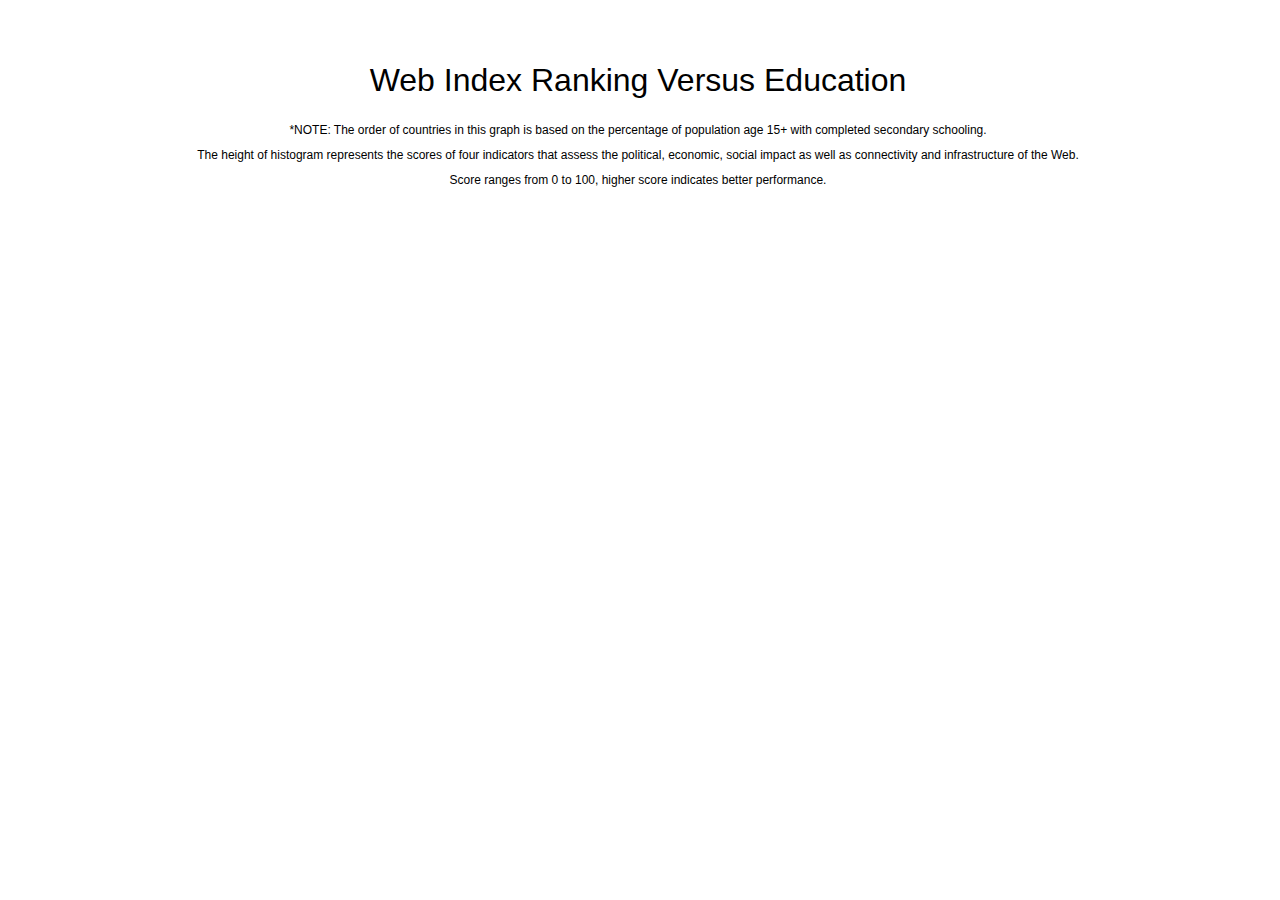
<file: project1/histogram.html>
<html>
<head>
	<link href='http://fonts.googleapis.com/css?family=Open+Sans' rel='stylesheet' type='text/css'>
	<script src="http://d3js.org/d3.v3.min.js" charset="utf-8"></script>
	<style>body { font-family: "Open Sans"; } div { margin: 30px; }
  /*svg { border: solid black 1px; }*/
	</style>
</head>
<body>
	<div>
	<svg height="170" width="1200"> 
		<text
		x="600" y="50"
		dominant-baseline = "central"
        text-anchor="middle"
        fill= "black"
        font-family = "sans-serif"
        font-size   = "32">Web Index Ranking Versus Education</text>

    <text
    x="600" y="100"
    dominant-baseline = "central"
        text-anchor="middle"
        fill= "black"
        font-family = "sans-serif"
        font-size   = "12px">*NOTE: The order of countries in this graph is based on the percentage of population age 15+ with completed secondary schooling.</text>

    <text
    x="600" y="125"
    dominant-baseline = "central"
        text-anchor="middle"
        fill= "black"
        font-family = "sans-serif"
        font-size   = "12px">The height of histogram represents the scores of four indicators that assess the political, economic, social impact as well as  connectivity and infrastructure of the Web.</text>
    <text
    x="600" y="150"
    dominant-baseline = "central"
        text-anchor="middle"
        fill= "black"
        font-family = "sans-serif"
        font-size   = "12px">Score ranges from 0 to 100, higher score indicates better performance.</text>

    </svg>

    </div>

    <div id="canvas"></div>

	
		<script>
    var education;
    var recttest;
		d3.json("new_education.json", function(error, data){

		education = data;
        
    var svg = d3.select("#canvas").append("svg").style("boarder", "none")
     	          .attr("height",1300)
     	          .attr("width",1200);

        
		var universal = svg.selectAll("rect").data(education).enter().append("rect");
		universal.attr("x", function(d){return (250+210*((d.edurank-1)%5))})
		         .attr("y", function(d){return 120+170*(Math.floor((d.edurank-1)/5)) - (d.Universal)})
		         .attr("height", function(d){return (d.Universal)})
		         .attr("width", 15)
		         .style("fill", function(d){
		         	if (d.Universal<62.95) {return "#99d8c9";}
		         	else {return "#2ca25f";}
		         });		
		
		var relevant = svg.selectAll("rectr").data(education).enter().append("rect");
		relevant.attr("x", function(d){return (265+210*((d.edurank-1)%5))})
		         .attr("y", function(d){return 120+170*(Math.floor((d.edurank-1)/5)) - (d.Relevant)})
		         .attr("height", function(d){return (d.Relevant)})
		         .attr("width", 15)
		         .style("fill", function(d){
		         	if (d.Relevant<64.62) {return "#bcbddc";}
		         	else {return "#756bb1";}
		         });

		var freedom = svg.selectAll("rectf").data(education).enter().append("rect");
		freedom.attr("x", function(d){return (280+210*((d.edurank-1)%5))})
		       .attr("y", function(d){return 120+170*(Math.floor((d.edurank-1)/5)) - (d.Freedom)})
		       .attr("height", function(d){return (d.Freedom)})
		       .attr("width", 15)
		       .style("fill", function(d){
		         	if (d.Freedom<59.25) {return "#fa9fb5";}
		         	else {return "#dd1c77";}
		         });

		var impact = svg.selectAll("recti").data(education).enter().append("rect");
		impact.attr("x", function(d){return (295+210*((d.edurank-1)%5))})
		      .attr("y", function(d){return 120+170*(Math.floor((d.edurank-1)/5)) - (d.Impact)})
		      .attr("height", function(d){return (d.Impact)})
		      .attr("width", 15)
		      .style("fill", function(d){
		         	if (d.Impact<48.18) {return "#fdae6b";}
		         	else {return "#e6550d";}
		         });

    var scaleline100 = svg.selectAll("line").data(education).enter().append("line");
    scaleline100.attr("x1", function(d){return (240+210*((d.edurank-1)%5))})
                .attr("y1", function(d){return 20+ 170*(Math.floor((d.edurank-1)/5))})
                .attr("x2", function(d){return (250+210*((d.edurank-1)%5))+70})
                .attr("y2", function(d){return 20+170*(Math.floor((d.edurank-1)/5))})
                .attr("stroke", "#f03b20")
                .attr("stroke-width", 2);

    var scaleline50 = svg.selectAll("line1").data(education).enter().append("line");
    scaleline50.attr("x1", function(d){return (240+210*((d.edurank-1)%5))})
         .attr("y1", function(d){return 70+ 170*(Math.floor((d.edurank-1)/5))})
         .attr("x2", function(d){return (250+210*((d.edurank-1)%5))+70})
         .attr("y2", function(d){return 70+170*(Math.floor((d.edurank-1)/5))})
         .attr("stroke", "#636363")
         .attr("stroke-width", 2);

		var country = svg.selectAll("text").data(education).enter().append("text");
		country.attr("x", function(d){return 280+210*((d.edurank-1)%5)})
		       .attr("y", function(d){return 145+170*(Math.floor((d.edurank-1)/5))})
		       .text(function(d){return d.Country})
		       .attr("font-family", "sans-serif")
               .attr("font-size", "13px")
               .attr("fill", "black")
		       .attr("dominant-baseline","central") 
		       .attr("text-anchor","middle"); 

    var perc = svg.selectAll("text1").data(education).enter().append("text");
    perc.attr("x", function(d){return 280+210*((d.edurank-1)%5)})
        .attr("y", function(d){return 158+170*(Math.floor((d.edurank-1)/5))})
        .text(function(d){return String(d.AVG) + "%"})
        .attr("font-family", "sans-serif")
        .attr("font-size", "10px")
        .attr("fill", "black")
        .attr("dominant-baseline","central") 
        .attr("text-anchor","middle"); 


		  /*Legend*/
    var legendUniversalRL = svg.append("rect");
    legendUniversalRL.attr("x", 25)
                     .attr("y", 55)
                     .attr("width", 50)
                     .attr("height", 25)
                     .style("fill","#2ca25f");
    var legendUniversalRR = svg.append("rect");
    legendUniversalRR.attr("x", 75)
                     .attr("y", 55)
                     .attr("width", 50)
                     .attr("height", 25)
                     .style("fill","#99d8c9");
    var UniversalT = svg.append("text");
    UniversalT.attr("x", 15)
        		  .attr("y", 40)
        		  .attr("font-family", "sans-serif")
              .attr("font-size", "15px")
              .attr("fill", "black")
		          .attr("dominant-baseline","central") 
		          .attr("text-anchor","middle")
		          .text("UA");


		var legendRelevantRL = svg.append("rect");
        legendRelevantRL.attr("x", 25)
                        .attr("y", 125)
                        .attr("width", 50)
                        .attr("height", 25)
                        .style("fill","#756bb1");
    var legendRelevantRR = svg.append("rect");
    legendRelevantRR.attr("x", 75)
                    .attr("y", 125)
                    .attr("width", 50)
                    .attr("height", 25)
                    .style("fill","#bcbddc");
    var RelevantT = svg.append("text");
    RelevantT.attr("x", 15)
        		  .attr("y", 110)
        		  .attr("font-family", "sans-serif")
              .attr("font-size", "15px")
              .attr("fill", "black")
		          .attr("dominant-baseline","central") 
		          .attr("text-anchor","middle")
		          .text("RC");

    var legendFreedomRL = svg.append("rect");
    legendFreedomRL.attr("x", 25)
                   .attr("y", 195)
                   .attr("width", 50)
                   .attr("height", 25)
                   .style("fill","#dd1c77");

    var legendFreedomRR = svg.append("rect");
    legendFreedomRR.attr("x", 75)
                   .attr("y", 195)
                   .attr("width", 50)
                   .attr("height", 25)
                  .style("fill","#fa9fb5");

    var FreedomT = svg.append("text");
    FreedomT.attr("x", 15)
        	  .attr("y", 180)
        		.attr("font-family", "sans-serif")
            .attr("font-size", "15px")
            .attr("fill", "black")
		        .attr("dominant-baseline","central") 
		        .attr("text-anchor","middle")
		        .text("FO");

	   var legendImpactRL = svg.append("rect");
     legendImpactRL.attr("x", 25)
                   .attr("y", 265)
                   .attr("width", 50)
                   .attr("height", 25)
                   .style("fill","#e6550d");
      var legendImpactRR = svg.append("rect");
      legendImpactRR.attr("x", 75)
                    .attr("y", 265)
                    .attr("width", 50)
                    .attr("height", 25)
                    .style("fill","#fdae6b");
      var ImpactT = svg.append("text");
      ImpactT.attr("x", 15)
        		 .attr("y", 250)
        		 .attr("font-family", "sans-serif")
             .attr("font-size", "15px")
             .attr("fill", "black")
		         .attr("dominant-baseline","central") 
		         .attr("text-anchor","middle")
		         .text("IE");

      var noteAvgA = svg.append("text");
      noteAvgA.attr("x", 50)
        		  .attr("y", 305)
        		  .attr("font-family", "sans-serif")
              .attr("font-size", "12px")
              .attr("fill", "black")
		          .attr("dominant-baseline","central") 
		          .attr("text-anchor","middle")
		          .text("Above");

      var noteAvgAa = svg.append("text");
      noteAvgAa.attr("x", 45)
        		   .attr("y", 319)
        		   .attr("font-family", "sans-serif")
               .attr("font-size", "12px")
               .attr("fill", "black")
		           .attr("dominant-baseline","central") 
		           .attr("text-anchor","middle")
		           .text("Average");



		 var noteAvgB = svg.append("text");
     noteAvgB.attr("x", 100)
        		 .attr("y", 305)
        	   .attr("font-family", "sans-serif")
             .attr("font-size", "12px")
             .attr("fill", "black")
		         .attr("dominant-baseline","central") 
		         .attr("text-anchor","middle")
		         .text("Below");


		 var noteAvgBb = svg.append("text");
     noteAvgBb.attr("x", 105)
        		  .attr("y", 319)
        		  .attr("font-family", "sans-serif")
              .attr("font-size", "12px")
              .attr("fill", "black")
		          .attr("dominant-baseline","central") 
		          .attr("text-anchor","middle")
		          .text("Average");

      var noteHundred =  svg.append("text");
      noteHundred.attr("x", 10)
                 .attr("y", 365)
                 .attr("font-family", "sans-serif")
                 .attr("font-size", "12px")
                 .attr("fill", "black")
                 .text("100 Score");

      var noteFifty =  svg.append("text");
      noteFifty.attr("x", 10)
               .attr("y", 385)
               .attr("font-family", "sans-serif")
               .attr("font-size", "12px")
               .attr("fill", "black")
               .text("50 Score");

      var hundred = svg.append("line");
      hundred.attr("x1", 80 )
             .attr("y1", 360)
             .attr("x2", 140)
             .attr("y2",360)
             .attr("stroke", "#f03b20")
             .attr("stroke-width", 2);


      var fifty = svg.append("line");
      fifty.attr("x1", 80 )
           .attr("y1", 380)
           .attr("x2", 140)
           .attr("y2",380)
           .attr("stroke", "#636363")
           .attr("stroke-width", 2);

  	  var UA = svg.append("text");
      UA.attr("x", 10)
        .attr("y", 425)
        .attr("font-family", "sans-serif")
        .attr("font-size", "12px")
        .attr("fill", "black")
		    .text("UA: Universal Access");

		  var RC = svg.append("text");
      RC.attr("x", 10)
        .attr("y", 440)
        .attr("font-family", "sans-serif")
        .attr("font-size", "12px")
        .attr("fill", "black")
		    .text("RC: Relevant Content");
		  
      var FO = svg.append("text");
      FO.attr("x", 10)
        .attr("y", 455)
        .attr("font-family", "sans-serif")
        .attr("font-size", "12px")
        .attr("fill", "black")
        .text("FO: Freedom and Openning");
		
      var IE = svg.append("text");
      IE.attr("x", 10)
        .attr("y", 470)
        .attr("font-family", "sans-serif")
        .attr("font-size", "12px")
        .attr("fill", "black")
		    .text("IE: Impact and Empowerment");

		
      var NOTEa = svg.append("text");
      NOTEa.attr("x", 700)
           .attr("y", 1200)
        	 .attr("font-family", "sans-serif")
           .attr("font-size", "12px")
           .attr("fill", "black")
           .attr("dominant-baseline","central") 
		       .attr("text-anchor","middle")
		       .text("Data from database: Education Statistics: Education Attainment & 2013 World Wide Web Foundation");
		   });

</script>
	
</body>
</html>
</file>
<file: project3/css/skeleton.css>
/*
* Skeleton V2.0.4
* Copyright 2014, Dave Gamache
* www.getskeleton.com
* Free to use under the MIT license.
* http://www.opensource.org/licenses/mit-license.php
* 12/29/2014
*/


/* Table of contents
––––––––––––––––––––––––––––––––––––––––––––––––––
- Grid
- Base Styles
- Typography
- Links
- Buttons
- Forms
- Lists
- Code
- Tables
- Spacing
- Utilities
- Clearing
- Media Queries
*/


/* Grid
–––––––––––––––––––––––––––––––––––––––––––––––––– */
.container {
  position: relative;
  width: 100%;
  max-width: 1200px;
  margin: 0 auto;
  padding: 0 20px;
  box-sizing: border-box; }

.column,
.columns {
  width: 100%;
  float: left;
  box-sizing: border-box; }



#tooltip
{
    text-align: center;
    color: #fff;
    background: #111;
    position: absolute;
    z-index: 100;
    padding: 15px;

}
 
  #tooltip:after /* triangle decoration */
    {
        width: 0;
        height: 0;
        border-left: 10px solid transparent;
        border-right: 10px solid transparent;
        border-top: 10px solid #111;
        content: '';
        position: absolute;
        left: 50%;
        bottom: -10px;
        margin-left: -10px;
    }
 
        #tooltip.top:after
        {
            border-top-color: transparent;
            border-bottom: 10px solid #111;
            top: -20px;
            bottom: auto;
        }
 
        #tooltip.left:after
        {
            left: 10px;
            margin: 0;
        }
 
        #tooltip.right:after
        {
            right: 10px;
            left: auto;
            margin: 0;
        }

/* For devices larger than 400px */
@media (min-width: 400px) {
  .container {
    width: 85%;
    padding: 0; }
}

/* For devices larger than 550px */
@media (min-width: 550px) {
  .container {
    width: 80%; }
  .column,
  .columns {
    margin-left: 4%; }
  .column:first-child,
  .columns:first-child {
    margin-left: 0; }

  .one.column,
  .c.columns                      { width: 10%; }
  .one.columns                    { width: 4.66666666667%; }
  .two.columns                    { width: 13.3333333333%; }
  .three.columns                  { width: 22%;            }
  .four.columns                   { width: 30.6666666667%; }
  .five.columns                   { width: 39.3333333333%; }
  .six.columns                    { width: 48%;            }
  .seven.columns                  { width: 56.6666666667%; }
  .eight.columns                  { width: 65.3333333333%; }
  .nine.columns                   { width: 74.0%;          }
  .ten.columns                    { width: 82.6666666667%; }
  .eleven.columns                 { width: 91.3333333333%; }
  .twelve.columns                 { width: 100%; margin-left: 0; }

  .one-third.column               { width: 30.6666666667%; }
  .two-thirds.column              { width: 65.3333333333%; }

  .one-half.column                { width: 48%; }

  /* Offsets */
  .offset-by-one.column,
  .offset-by-one.columns          { margin-left: 8.66666666667%; }
  .offset-by-two.column,
  .offset-by-two.columns          { margin-left: 17.3333333333%; }
  .offset-by-three.column,
  .offset-by-three.columns        { margin-left: 26%;            }
  .offset-by-four.column,
  .offset-by-four.columns         { margin-left: 34.6666666667%; }
  .offset-by-five.column,
  .offset-by-five.columns         { margin-left: 43.3333333333%; }
  .offset-by-six.column,
  .offset-by-six.columns          { margin-left: 52%;            }
  .offset-by-seven.column,
  .offset-by-seven.columns        { margin-left: 60.6666666667%; }
  .offset-by-eight.column,
  .offset-by-eight.columns        { margin-left: 69.3333333333%; }
  .offset-by-nine.column,
  .offset-by-nine.columns         { margin-left: 78.0%;          }
  .offset-by-ten.column,
  .offset-by-ten.columns          { margin-left: 86.6666666667%; }
  .offset-by-eleven.column,
  .offset-by-eleven.columns       { margin-left: 95.3333333333%; }

  .offset-by-one-third.column,
  .offset-by-one-third.columns    { margin-left: 34.6666666667%; }
  .offset-by-two-thirds.column,
  .offset-by-two-thirds.columns   { margin-left: 69.3333333333%; }

  .offset-by-one-half.column,
  .offset-by-one-half.columns     { margin-left: 52%; }

}


/* Base Styles
–––––––––––––––––––––––––––––––––––––––––––––––––– */
/* NOTE
html is set to 62.5% so that all the REM measurements throughout Skeleton
are based on 10px sizing. So basically 1.5rem = 15px :) */
html {
  font-size: 62.5%; }
body {
  font-size: 1.5em; /* currently ems cause chrome bug misinterpreting rems on body element */
  line-height: 1.6;
  font-weight: 400;
  font-family: "Raleway", "HelveticaNeue", "Helvetica Neue", Helvetica, Arial, sans-serif;
  color: #222; }


/* Typography
–––––––––––––––––––––––––––––––––––––––––––––––––– */
h1, h2, h3, h4, h5, h6 {
  margin-top: 0;
  margin-bottom: 2rem;
  font-weight: 300; }

h1 { font-size: 4.0rem; line-height: 1.2;  letter-spacing: -.1rem;}
h2 { font-size: 3.6rem; line-height: 1.25; letter-spacing: -.1rem; }
h3 { font-size: 3.0rem; line-height: 1.3;  letter-spacing: -.1rem; }
h4 { font-size: 2.4rem; line-height: 1.35; letter-spacing: -.08rem; }
h5 { font-size: 1.8rem; line-height: 1.5;  letter-spacing: -.05rem; }
h6 { font-size: 1.5rem; line-height: 1.6;  letter-spacing: 0; }

/* Larger than phablet */
@media (min-width: 550px) {
  h1 { font-size: 5.0rem; }
  h2 { font-size: 4.2rem; }
  h3 { font-size: 3.6rem; }
  h4 { font-size: 3.0rem; }
  h5 { font-size: 2.4rem; }
  h6 { font-size: 1.5rem; }
}

p {
  margin-top: 0; }


/* Links
–––––––––––––––––––––––––––––––––––––––––––––––––– */
a {
  color: #1EAEDB; }
a:hover {
  color: #0FA0CE; }


/* Buttons
–––––––––––––––––––––––––––––––––––––––––––––––––– */
.button,
button,
input[type="submit"],
input[type="reset"],
input[type="button"] {
  display: inline-block;
  height: 38px;
  padding: 0 30px;
  color: #555;
  text-align: center;
  font-size: 11px;
  font-weight: 600;
  line-height: 38px;
  letter-spacing: .1rem;
  text-transform: uppercase;
  text-decoration: none;
  white-space: nowrap;
  background-color: transparent;
  border-radius: 4px;
  border: 1px solid #bbb;
  cursor: pointer;
  box-sizing: border-box; }
.button:hover,
button:hover,
input[type="submit"]:hover,
input[type="reset"]:hover,
input[type="button"]:hover,
.button:focus,
button:focus,
input[type="submit"]:focus,
input[type="reset"]:focus,
input[type="button"]:focus {
  color: #333;
  border-color: #888;
  outline: 0; }
.button.button-primary,
button.button-primary,
input[type="submit"].button-primary,
input[type="reset"].button-primary,
input[type="button"].button-primary {
  color: #FFF;
  background-color: #33C3F0;
  border-color: #33C3F0; }
.button.button-primary:hover,
button.button-primary:hover,
input[type="submit"].button-primary:hover,
input[type="reset"].button-primary:hover,
input[type="button"].button-primary:hover,
.button.button-primary:focus,
button.button-primary:focus,
input[type="submit"].button-primary:focus,
input[type="reset"].button-primary:focus,
input[type="button"].button-primary:focus {
  color: #FFF;
  background-color: #1EAEDB;
  border-color: #1EAEDB; }


/* Forms
–––––––––––––––––––––––––––––––––––––––––––––––––– */
input[type="email"],
input[type="number"],
input[type="search"],
input[type="text"],
input[type="tel"],
input[type="url"],
input[type="password"],
textarea,
select {
  height: 38px;
  padding: 6px 10px; /* The 6px vertically centers text on FF, ignored by Webkit */
  background-color: #fff;
  border: 1px solid #D1D1D1;
  border-radius: 4px;
  box-shadow: none;
  box-sizing: border-box; }
/* Removes awkward default styles on some inputs for iOS */
input[type="email"],
input[type="number"],
input[type="search"],
input[type="text"],
input[type="tel"],
input[type="url"],
input[type="password"],
textarea {
  -webkit-appearance: none;
     -moz-appearance: none;
          appearance: none; }
textarea {
  min-height: 65px;
  padding-top: 6px;
  padding-bottom: 6px; }
input[type="email"]:focus,
input[type="number"]:focus,
input[type="search"]:focus,
input[type="text"]:focus,
input[type="tel"]:focus,
input[type="url"]:focus,
input[type="password"]:focus,
textarea:focus,
select:focus {
  border: 1px solid #33C3F0;
  outline: 0; }
label,
legend {
  display: block;
  margin-bottom: .5rem;
  font-weight: 600; }
fieldset {
  padding: 0;
  border-width: 0; }
input[type="checkbox"],
input[type="radio"] {
  display: inline; }
label > .label-body {
  display: inline-block;
  margin-left: .5rem;
  font-weight: normal; }


/* Lists
–––––––––––––––––––––––––––––––––––––––––––––––––– */
ul {
  list-style: circle inside; }
ol {
  list-style: decimal inside; }
ol, ul {
  padding-left: 0;
  margin-top: 0; }
ul ul,
ul ol,
ol ol,
ol ul {
  margin: 1.5rem 0 1.5rem 3rem;
  font-size: 90%; }
li {
  margin-bottom: 1rem; }


/* Code
–––––––––––––––––––––––––––––––––––––––––––––––––– */
code {
  padding: .2rem .5rem;
  margin: 0 .2rem;
  font-size: 90%;
  white-space: nowrap;
  background: #F1F1F1;
  border: 1px solid #E1E1E1;
  border-radius: 4px; }
pre > code {
  display: block;
  padding: 1rem 1.5rem;
  white-space: pre; }


/* Tables
–––––––––––––––––––––––––––––––––––––––––––––––––– */
th,
td {
  padding: 12px 15px;
  text-align: left;
  border-bottom: 1px solid #E1E1E1; }
th:first-child,
td:first-child {
  padding-left: 0; }
th:last-child,
td:last-child {
  padding-right: 0; }


/* Spacing
–––––––––––––––––––––––––––––––––––––––––––––––––– */
button,
.button {
  margin-bottom: 1rem; }
input,
textarea,
select,
fieldset {
  margin-bottom: 1.5rem; }
pre,
blockquote,
dl,
figure,
table,
p,
ul,
ol,
form {
  margin-bottom: 2.5rem; }


/* Utilities
–––––––––––––––––––––––––––––––––––––––––––––––––– */
.u-full-width {
  width: 100%;
  box-sizing: border-box; }
.u-max-full-width {
  max-width: 100%;
  box-sizing: border-box; }
.u-pull-right {
  float: right; }
.u-pull-left {
  float: left; }


/* Misc
–––––––––––––––––––––––––––––––––––––––––––––––––– */
hr {
  margin-top: 3rem;
  margin-bottom: 3.5rem;
  border-width: 0;
  border-top: 1px solid #E1E1E1; }


/* Clearing
–––––––––––––––––––––––––––––––––––––––––––––––––– */

/* Self Clearing Goodness */
.container:after,
.row:after,
.u-cf {
  content: "";
  display: table;
  clear: both; }


/* Media Queries
–––––––––––––––––––––––––––––––––––––––––––––––––– */
/*
Note: The best way to structure the use of media queries is to create the queries
near the relevant code. For example, if you wanted to change the styles for buttons
on small devices, paste the mobile query code up in the buttons section and style it
there.
*/


/* Larger than mobile */
@media (min-width: 400px) {}

/* Larger than phablet (also point when grid becomes active) */
@media (min-width: 550px) {}

/* Larger than tablet */
@media (min-width: 750px) {}

/* Larger than desktop */
@media (min-width: 1000px) {}

/* Larger than Desktop HD */
@media (min-width: 1200px) {
  url,
object {
     max-width: 100%;
}

}
</file>
